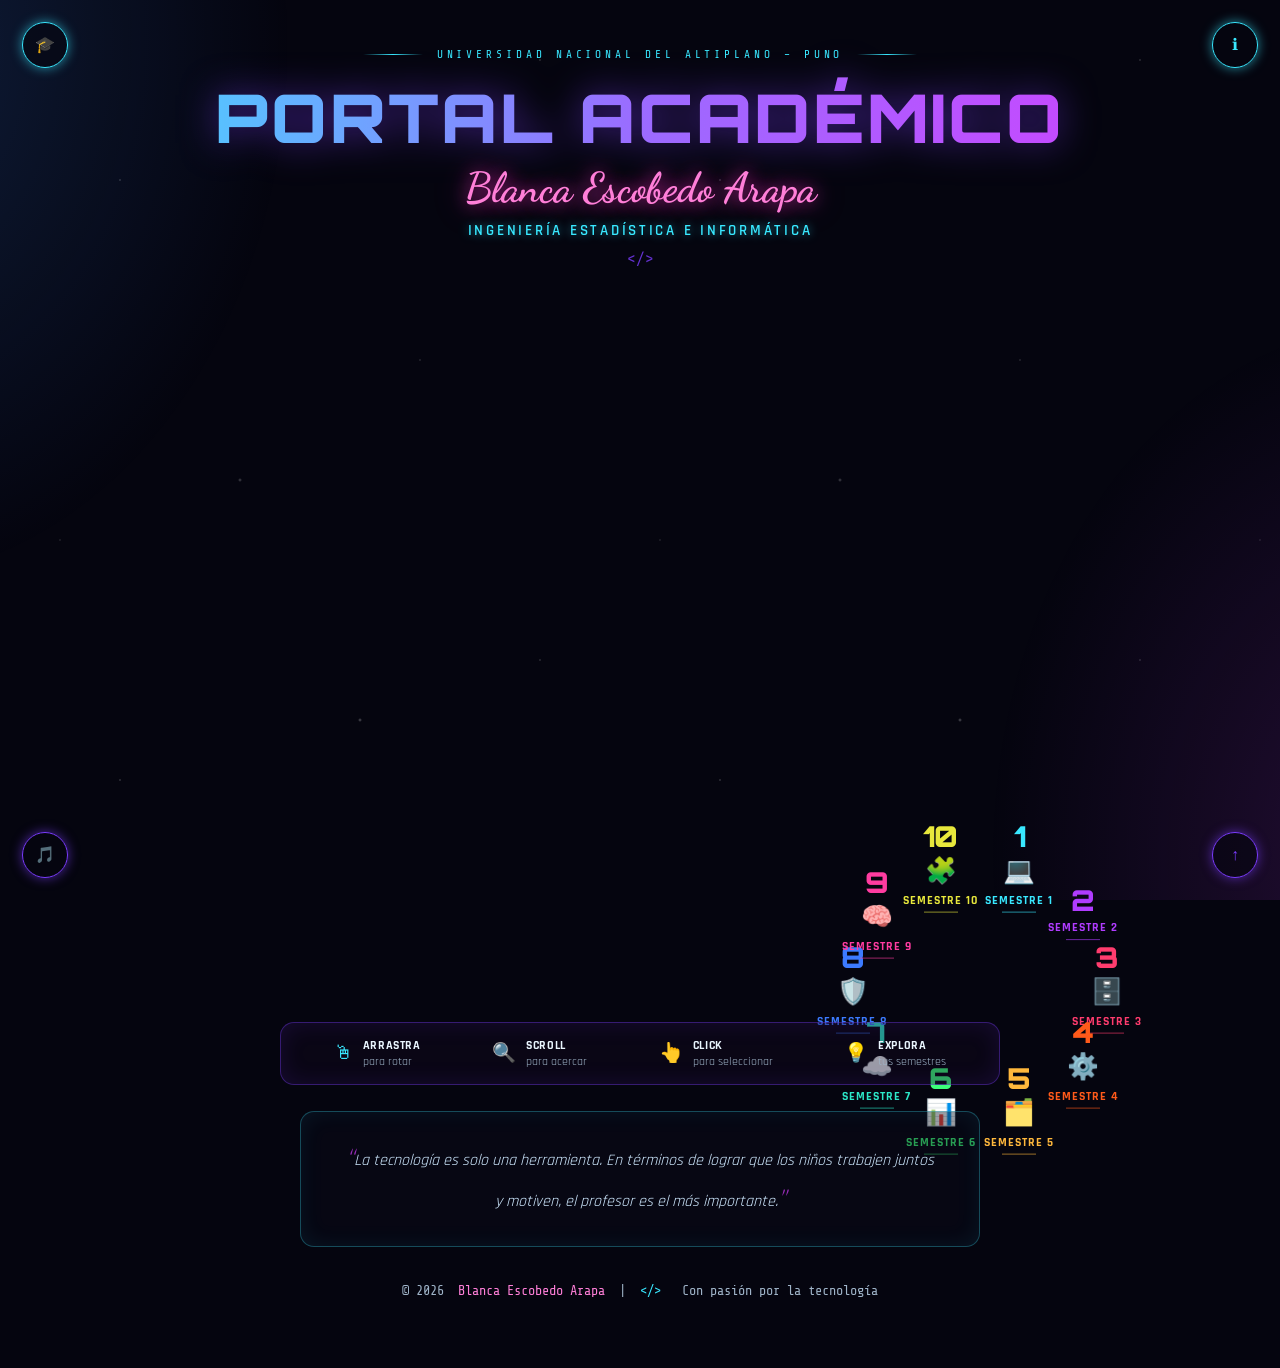
<file: index.html>
<!DOCTYPE html>
<html lang="es">
<head>
<meta charset="UTF-8">
<meta name="viewport" content="width=device-width, initial-scale=1.0">
<title>Portal Académico · Blanca Escobedo Arapa</title>
<link rel="preconnect" href="https://fonts.googleapis.com">
<link rel="preconnect" href="https://fonts.gstatic.com" crossorigin>
<link href="https://fonts.googleapis.com/css2?family=Orbitron:wght@500;700;900&family=Dancing+Script:wght@600;700&family=Rajdhani:wght@400;500;600;700&family=Share+Tech+Mono&display=swap" rel="stylesheet">
<style>
  :root{
    --bg:#05050f;
    --cyan:#39e8ff;
    --magenta:#d63cff;
    --violet:#7b3cff;
    --pink:#ff3c8c;
    --orange:#ff7a1a;
    --yellow:#ffd23c;
    --green:#3cff7a;
    --teal:#2ce8c8;
    --blue:#3c7bff;
    --red:#ff3c3c;
    --gold:#ffb83c;
    --rose:#ff3ca0;
    --text:#eaf6ff;
    --muted:#9fb4c8;
  }
  *{box-sizing:border-box;}
  html,body{margin:0;padding:0;background:var(--bg);color:var(--text);font-family:'Rajdhani',sans-serif;overflow-x:hidden;}

  .stars, .stars2{
    position:fixed; inset:0; z-index:0; pointer-events:none;
    background-image:
      radial-gradient(1px 1px at 20% 30%, #fff8, transparent),
      radial-gradient(1px 1px at 70% 60%, #fff6, transparent),
      radial-gradient(2px 2px at 40% 80%, #fff5, transparent),
      radial-gradient(1px 1px at 90% 10%, #fff7, transparent),
      radial-gradient(1px 1px at 10% 90%, #fff5, transparent),
      radial-gradient(2px 2px at 60% 20%, #fff6, transparent);
    background-size: 600px 600px;
    animation: drift 90s linear infinite;
    opacity:.8;
  }
  @keyframes drift{ from{background-position:0 0;} to{background-position:600px 1200px;} }

  .nebula{
    position:fixed; inset:0; z-index:0; pointer-events:none;
    background:
      radial-gradient(ellipse 700px 900px at -10% 5%, rgba(60,140,255,0.18), transparent 60%),
      radial-gradient(ellipse 700px 900px at 110% 95%, rgba(200,60,255,0.16), transparent 60%);
  }

  header{ position:relative; z-index:2; text-align:center; padding:48px 20px 10px; }
  .topicon{
    position:fixed; top:22px; width:46px; height:46px; border:1px solid var(--cyan);
    border-radius:50%; display:flex; align-items:center; justify-content:center;
    color:var(--cyan); box-shadow:0 0 12px rgba(57,232,255,.6); z-index:5; background:rgba(5,5,15,.6);
    cursor:pointer; transition:transform .25s ease, box-shadow .25s ease;
  }
  .topicon:hover{ transform:scale(1.1); box-shadow:0 0 22px rgba(57,232,255,.9); }
  .topicon.left{ left:22px; }
  .topicon.right{ right:22px; }

  .eyebrow{
    font-family:'Share Tech Mono', monospace; letter-spacing:.35em; font-size:.7rem;
    color:var(--cyan); text-transform:uppercase; display:flex; align-items:center; justify-content:center; gap:14px;
  }
  .eyebrow .line{ width:60px; height:1px; background:linear-gradient(90deg,transparent,var(--cyan),transparent); }

  h1.title{
    font-family:'Orbitron', sans-serif; font-weight:900; font-size:clamp(2.2rem, 7vw, 4.2rem);
    margin:14px 0 4px; letter-spacing:.04em;
    background:linear-gradient(90deg, var(--cyan), #9b6bff, var(--magenta));
    -webkit-background-clip:text; background-clip:text; color:transparent;
    filter:drop-shadow(0 0 18px rgba(123,60,255,.55));
  }
  .name{
    font-family:'Dancing Script', cursive; font-weight:700; font-size:clamp(1.6rem, 5vw, 2.6rem);
    color:#ff7fd8; text-shadow:0 0 18px rgba(255,60,200,.7), 0 0 36px rgba(255,60,200,.4);
    margin:0 0 8px;
  }
  .subtitle{
    font-family:'Rajdhani',sans-serif; letter-spacing:.18em; font-size:.95rem; font-weight:600;
    color:var(--cyan); text-transform:uppercase; text-shadow:0 0 10px rgba(57,232,255,.6);
  }
  .codeTag{ margin-top:10px; color:var(--violet); opacity:.8; font-family:'Share Tech Mono',monospace; }

  /* WHEEL */
  .wheel-wrap{
    position:relative; z-index:2; max-width:760px; margin:30px auto 10px; padding:0 20px;
    display:flex; align-items:center; justify-content:center;
  }
  .wheel-stage{
    position:relative; width:min(92vw, 680px); height:min(92vw, 680px); user-select:none;
  }
  .wheel{
    position:absolute; inset:0; transition:transform .6s cubic-bezier(.2,.7,.2,1);
    cursor:grab;
  }
  .wheel.dragging{ cursor:grabbing; transition:none; }

  .petal{
    position:absolute; left:50%; top:50%; width:50%; height:50%;
    transform-origin:0% 0%;
  }
  .petal svg{ display:block; overflow:visible; }
  .petal-content{
    position:absolute; pointer-events:none; text-align:center; width:140px;
    left:0; top:0; transform: translate(-50%,-50%);
  }
  .petal-num{ font-family:'Orbitron',sans-serif; font-weight:900; font-size:1.8rem; line-height:1; }
  .petal-icon{ font-size:1.6rem; margin:4px 0; }
  .petal-label{ font-family:'Rajdhani',sans-serif; font-weight:700; letter-spacing:.08em; font-size:.78rem; text-transform:uppercase; }
  .petal-rule{ width:34px; height:1px; background:currentColor; opacity:.6; margin:4px auto 0; }

  .petal-piece{ cursor:pointer; transition: filter .2s ease; }
  .petal-piece:hover{ filter: brightness(1.3) drop-shadow(0 0 14px currentColor); }
  .petal.selected .petal-piece{ filter: brightness(1.5) drop-shadow(0 0 22px currentColor); }

  .hub{
    position:absolute; left:50%; top:50%; transform:translate(-50%,-50%);
    width:30%; height:30%; border-radius:50%;
    background:radial-gradient(circle, #0a0a1c 0%, #05050f 70%);
    border:1px solid rgba(57,232,255,.4);
    display:flex; flex-direction:column; align-items:center; justify-content:center; gap:6px;
    color:var(--cyan); z-index:3; pointer-events:none;
    box-shadow:0 0 30px rgba(57,232,255,.15) inset;
  }
  .hub-icon{ font-size:1.7rem; animation: spin360 7s linear infinite; }
  @keyframes spin360{ from{transform:rotate(0)} to{transform:rotate(360deg)} }
  .hub-text{ font-family:'Rajdhani',sans-serif; font-weight:700; letter-spacing:.12em; font-size:.68rem; text-align:center; }

  .ring{
    position:absolute; inset:-2%; border-radius:50%; border:1px dashed rgba(123,60,255,.25);
    pointer-events:none;
  }

  /* LEGEND */
  .legend{
    position:relative; z-index:2; max-width:720px; margin:34px auto 0; padding:14px 26px;
    border:1px solid rgba(123,60,255,.4); border-radius:14px; background:rgba(20,10,35,.35);
    display:flex; justify-content:space-around; flex-wrap:wrap; gap:18px;
    box-shadow:0 0 24px rgba(123,60,255,.12) inset;
  }
  .legend-item{ display:flex; align-items:center; gap:10px; font-size:.82rem; }
  .legend-item .ico{ font-size:1.2rem; color:var(--cyan); }
  .legend-item b{ display:block; font-family:'Rajdhani',sans-serif; font-weight:700; letter-spacing:.05em; text-transform:uppercase; font-size:.78rem; }
  .legend-item span.sub{ color:var(--muted); font-size:.75rem; }

  /* QUOTE */
  .quote{
    position:relative; z-index:2; max-width:680px; margin:26px auto 0; padding:26px 40px;
    border:1px solid rgba(57,232,255,.3); border-radius:14px; background:rgba(10,10,25,.4);
    text-align:center; font-style:italic; color:#cfe9ff; font-size:1rem; line-height:1.6;
    box-shadow:0 0 24px rgba(57,232,255,.08) inset;
  }
  .quote .q{ color:var(--magenta); font-size:1.6rem; opacity:.7; }

  footer{
    position:relative; z-index:2; text-align:center; padding:36px 20px 70px; color:var(--muted);
    font-size:.85rem; font-family:'Share Tech Mono',monospace;
  }
  footer .pink{ color:#ff7fd8; }
  footer .cy{ color:var(--cyan); }

  .botfix{
    position:fixed; bottom:22px; width:46px; height:46px; border:1px solid var(--violet);
    border-radius:50%; display:flex; align-items:center; justify-content:center;
    color:var(--violet); box-shadow:0 0 12px rgba(123,60,255,.6); z-index:5; background:rgba(5,5,15,.6);
    cursor:pointer; transition:transform .25s ease;
  }
  .botfix:hover{ transform:scale(1.1) translateY(-2px); }
  .botfix.left{ left:22px; }
  .botfix.right{ right:22px; }

  /* MODAL */
  .modal-bg{
    position:fixed; inset:0; background:rgba(2,2,8,.78); backdrop-filter:blur(4px);
    z-index:50; display:none; align-items:center; justify-content:center; padding:24px;
  }
  .modal-bg.show{ display:flex; }
  .modal{
    width:min(560px, 92vw); max-height:80vh; overflow-y:auto;
    background:linear-gradient(160deg, rgba(15,10,30,.95), rgba(5,5,15,.97));
    border-radius:18px; padding:34px 30px; position:relative;
    border:1px solid var(--mc, #39e8ff); box-shadow:0 0 50px var(--mc, rgba(57,232,255,.5));
  }
  .modal h2{ font-family:'Orbitron',sans-serif; margin:0 0 4px; font-size:1.5rem; color:var(--mc,#39e8ff); }
  .modal .sem-eyebrow{ font-family:'Share Tech Mono',monospace; letter-spacing:.2em; font-size:.75rem; color:var(--muted); text-transform:uppercase; margin-bottom:16px; }
  .modal ul{ margin:0; padding-left:20px; line-height:1.9; }
  .modal li{ margin-bottom:4px; }
  .modal-close{
    position:absolute; top:16px; right:18px; width:32px; height:32px; border-radius:50%;
    border:1px solid var(--mc,#39e8ff); color:var(--mc,#39e8ff); background:transparent;
    cursor:pointer; font-size:1rem; line-height:1; display:flex; align-items:center; justify-content:center;
  }
  .modal-close:hover{ background:var(--mc,#39e8ff); color:#000; }

  @media (prefers-reduced-motion: reduce){
    .wheel{ transition:none; }
    .hub-icon{ animation:none; }
    .stars{ animation:none; }
  }

  @media (max-width:480px){
    .topicon, .botfix{ width:38px; height:38px; }
    .legend{ padding:14px 16px; gap:14px 22px; }
  }
</style>
</head>
<body>

<div class="stars"></div>
<div class="nebula"></div>

<div class="topicon left" id="capIcon" title="Acerca de la carrera">🎓</div>
<div class="topicon right" id="infoIcon" title="Información">ℹ</div>

<header>
  <div class="eyebrow"><span class="line"></span> UNIVERSIDAD NACIONAL DEL ALTIPLANO – PUNO <span class="line"></span></div>
  <h1 class="title">PORTAL ACADÉMICO</h1>
  <div class="name">Blanca Escobedo Arapa</div>
  <div class="subtitle">Ingeniería Estadística e Informática</div>
  <div class="codeTag">&lt;/&gt;</div>
</header>

<div class="wheel-wrap">
  <div class="wheel-stage" id="stage">
    <div class="wheel" id="wheel"></div>
    
  </div>
</div>

<div class="legend">
  <div class="legend-item"><span class="ico">🖱</span><div><b>Arrastra</b><span class="sub">para rotar</span></div></div>
  <div class="legend-item"><span class="ico">🔍</span><div><b>Scroll</b><span class="sub">para acercar</span></div></div>
  <div class="legend-item"><span class="ico">👆</span><div><b>Click</b><span class="sub">para seleccionar</span></div></div>
  <div class="legend-item"><span class="ico">💡</span><div><b>Explora</b><span class="sub">tus semestres</span></div></div>
</div>

<div class="quote">
  <span class="q">“</span>La tecnología es solo una herramienta. En términos de lograr que los niños trabajen juntos y motiven, el profesor es el más importante.<span class="q">”</span>
</div>

<footer>
  © 2026 &nbsp;<span class="pink">Blanca Escobedo Arapa</span> &nbsp;|&nbsp; <span class="cy">&lt;/&gt;</span> &nbsp; Con pasión por la tecnología
</footer>

<div class="botfix left" id="musicIcon" title="Música">🎵</div>
<div class="botfix right" id="topBtn" title="Subir">↑</div>

<script>
/* ---------- DATA ---------- */
const semesters = [
  { n:1, label:'Semestre 1', color:'#39e8ff', icon:'💻',
    courses:['Matemática Básica','Lenguaje y Comunicación','Introducción a la Computación','Metodología del Estudio Universitario','Realidad Nacional'] },
  { n:2, label:'Semestre 2', color:'#b03cff', icon:'</>',
    courses:['Álgebra Lineal','Programación I','Física I','Estadística Descriptiva','Filosofía y Ética'] },
  { n:3, label:'Semestre 3', color:'#ff3c6e', icon:'🗄️',
    courses:['Programación II','Cálculo II','Base de Datos I','Probabilidades','Investigación de Operaciones I'] },
  { n:4, label:'Semestre 4', color:'#ff5a1a', icon:'⚙️',
    courses:['Estructura de Datos','Base de Datos II','Inferencia Estadística','Diseño de Sistemas','Investigación de Operaciones II'] },
  { n:5, label:'Semestre 5', color:'#ffb83c', icon:'🗂️',
    courses:['Ingeniería de Software I','Diseño Experimental','Análisis de Series de Tiempo','Sistemas Operativos','Redes de Computadoras'] },
  { n:6, label:'Semestre 6', color:'#3cff7a', icon:'📊',
    courses:['Ingeniería de Software II','Muestreo Estadístico','Minería de Datos','Programación Web','Análisis Multivariado'] },
  { n:7, label:'Semestre 7', color:'#2ce8c8', icon:'☁️',
    courses:['Inteligencia Artificial','Computación en la Nube','Control Estadístico de Calidad','Sistemas Distribuidos','Gestión de Proyectos TI'] },
  { n:8, label:'Semestre 8', color:'#3c7bff', icon:'🛡️',
    courses:['Seguridad Informática','Machine Learning','Econometría','Auditoría de Sistemas','Formulación de Proyectos'] },
  { n:9, label:'Semestre 9', color:'#ff3ca0', icon:'🧠',
    courses:['Deep Learning','Big Data','Seminario de Tesis I','Pasantía Pre-Profesional','Ética Profesional'] },
  { n:10, label:'Semestre 10', color:'#e8e83c', icon:'🧩',
    courses:['Seminario de Tesis II','Sistemas Embebidos','Innovación y Emprendimiento TI','Sustentación de Tesis','Examen de Suficiencia'] },
];

/* ---------- BUILD WHEEL ---------- */
const wheel = document.getElementById('wheel');
const N = semesters.length;
const cx = 0, cy = 0;

function polar(cxp, cyp, r, angleDeg){
  const a = (angleDeg - 90) * Math.PI/180;
  return [cxp + r*Math.cos(a), cyp + r*Math.sin(a)];
}

semesters.forEach((s, i)=>{
  const startAngle = (360/N)*i;
  const endAngle = startAngle + (360/N);
  const midAngle = (startAngle+endAngle)/2;

  const petal = document.createElement('div');
  petal.className = 'petal';
  petal.dataset.index = i;

  // build an SVG covering full stage, but only this wedge drawn, positioned absolute full size
  const svgNS = "http://www.w3.org/2000/svg";
  const size = 680; // matches stage max
  const svg = document.createElementNS(svgNS,'svg');
  svg.setAttribute('viewBox', `${-size/2} ${-size/2} ${size} ${size}`);
  svg.setAttribute('width', '100%');
  svg.setAttribute('height', '100%');
  svg.style.position='absolute';
  svg.style.left='-100%';
  svg.style.top='-100%';
  svg.style.width='200%';
  svg.style.height='200%';
  svg.style.overflow='visible';

  const scale = size/2/360 * 360; // just keep R within size/2
  const rOut = size*0.49;
  const rIn = size*0.05;
  const notch = size*0.025;

  const [x1,y1] = polar(0,0,rOut,startAngle);
  const [x2,y2] = polar(0,0,rOut,endAngle);
  const [xi1,yi1] = polar(0,0,rIn,startAngle);
  const [xi2,yi2] = polar(0,0,rIn,endAngle);
  const [mxOut,myOut] = polar(0,0,rOut+notch*1.4, midAngle);
  const [mxIn,myIn] = polar(0,0,rIn-notch*1.2, midAngle);

  const largeArc = 0;
  const path = document.createElementNS(svgNS,'path');
  const d = `
    M ${xi1} ${yi1}
    L ${x1} ${y1}
    A ${rOut} ${rOut} 0 ${largeArc} 1 ${mxOut} ${myOut}
    A ${rOut} ${rOut} 0 ${largeArc} 1 ${x2} ${y2}
    L ${xi2} ${yi2}
    A ${rIn} ${rIn} 0 ${largeArc} 0 ${mxIn} ${myIn}
    A ${rIn} ${rIn} 0 ${largeArc} 0 ${xi1} ${yi1}
    Z
  `;
  path.setAttribute('d', d.trim().replace(/\s+/g,' '));
  path.setAttribute('fill', s.color+'22');
  path.setAttribute('stroke', s.color);
  path.setAttribute('stroke-width', '2.2');
  path.style.filter = `drop-shadow(0 0 8px ${s.color})`;
  path.classList.add('petal-piece');
  path.style.color = s.color;
  path.style.transformOrigin = '0 0';

  svg.appendChild(path);
  petal.appendChild(svg);

  // content positioned at mid radius
  const [tx,ty] = polar(0,0,(rOut+rIn)/2*0.62 + size*0.02, midAngle);
  const content = document.createElement('div');
  content.className = 'petal-content';
  content.style.left = (size/2 + tx) + 'px';
  content.style.top = (size/2 + ty) + 'px';
  content.style.color = s.color;
  content.innerHTML = `
    <div class="petal-num">${s.n}</div>
    <div class="petal-icon">${s.icon}</div>
    <div class="petal-label">${s.label.toUpperCase()}</div>
    <div class="petal-rule"></div>
  `;
  // re-wrap svg+content with proper offset container
  const wrapper = document.createElement('div');
  wrapper.style.position='absolute';
  wrapper.style.left='50%';
  wrapper.style.top='50%';
  wrapper.style.width='0';
  wrapper.style.height='0';
  wrapper.appendChild(svg);
  wrapper.appendChild(content);
  petal.innerHTML='';
  petal.appendChild(wrapper);
  petal.style.left='0'; petal.style.top='0'; petal.style.width='100%'; petal.style.height='100%';

  petal.addEventListener('click', (e)=>{
    if(rotationDragged) return;
    window.location.href = `semestre${s.n}/`;
});

  wheel.appendChild(petal);
});

/* ---------- DRAG ROTATE ---------- */


/* scroll to zoom (scale stage) */
let scaleVal = 1;
stage.addEventListener('wheel', (e)=>{
  e.preventDefault();
  scaleVal += (e.deltaY < 0 ? 0.06 : -0.06);
  scaleVal = Math.min(1.3, Math.max(0.7, scaleVal));
  stage.style.transform = `scale(${scaleVal})`;
}, {passive:false});

/* counter-rotate petal content so text/icons stay upright */
const origSetTransform = ()=>{
  document.querySelectorAll('.petal-content').forEach(c=>{
    c.style.transform = `translate(-50%,-50%) rotate(${-rotation}deg)`;
  });
};


/* top icons */
document.getElementById('topBtn').addEventListener('click', ()=> window.scrollTo({top:0, behavior:'smooth'}));
document.getElementById('infoIcon').addEventListener('click', ()=>{
  alert('Portal Académico de Blanca Escobedo Arapa\nIngeniería Estadística e Informática\nUniversidad Nacional del Altiplano – Puno');
});
document.getElementById('capIcon').addEventListener('click', ()=>{
  alert('Ingeniería Estadística e Informática combina estadística, programación y análisis de datos para resolver problemas reales con tecnología.');
});
document.getElementById('musicIcon').addEventListener('click', (e)=>{
  e.currentTarget.style.color = e.currentTarget.style.color === 'var(--cyan)' ? 'var(--violet)' : 'var(--cyan)';
});
</script>
</body>
</html>
</file>
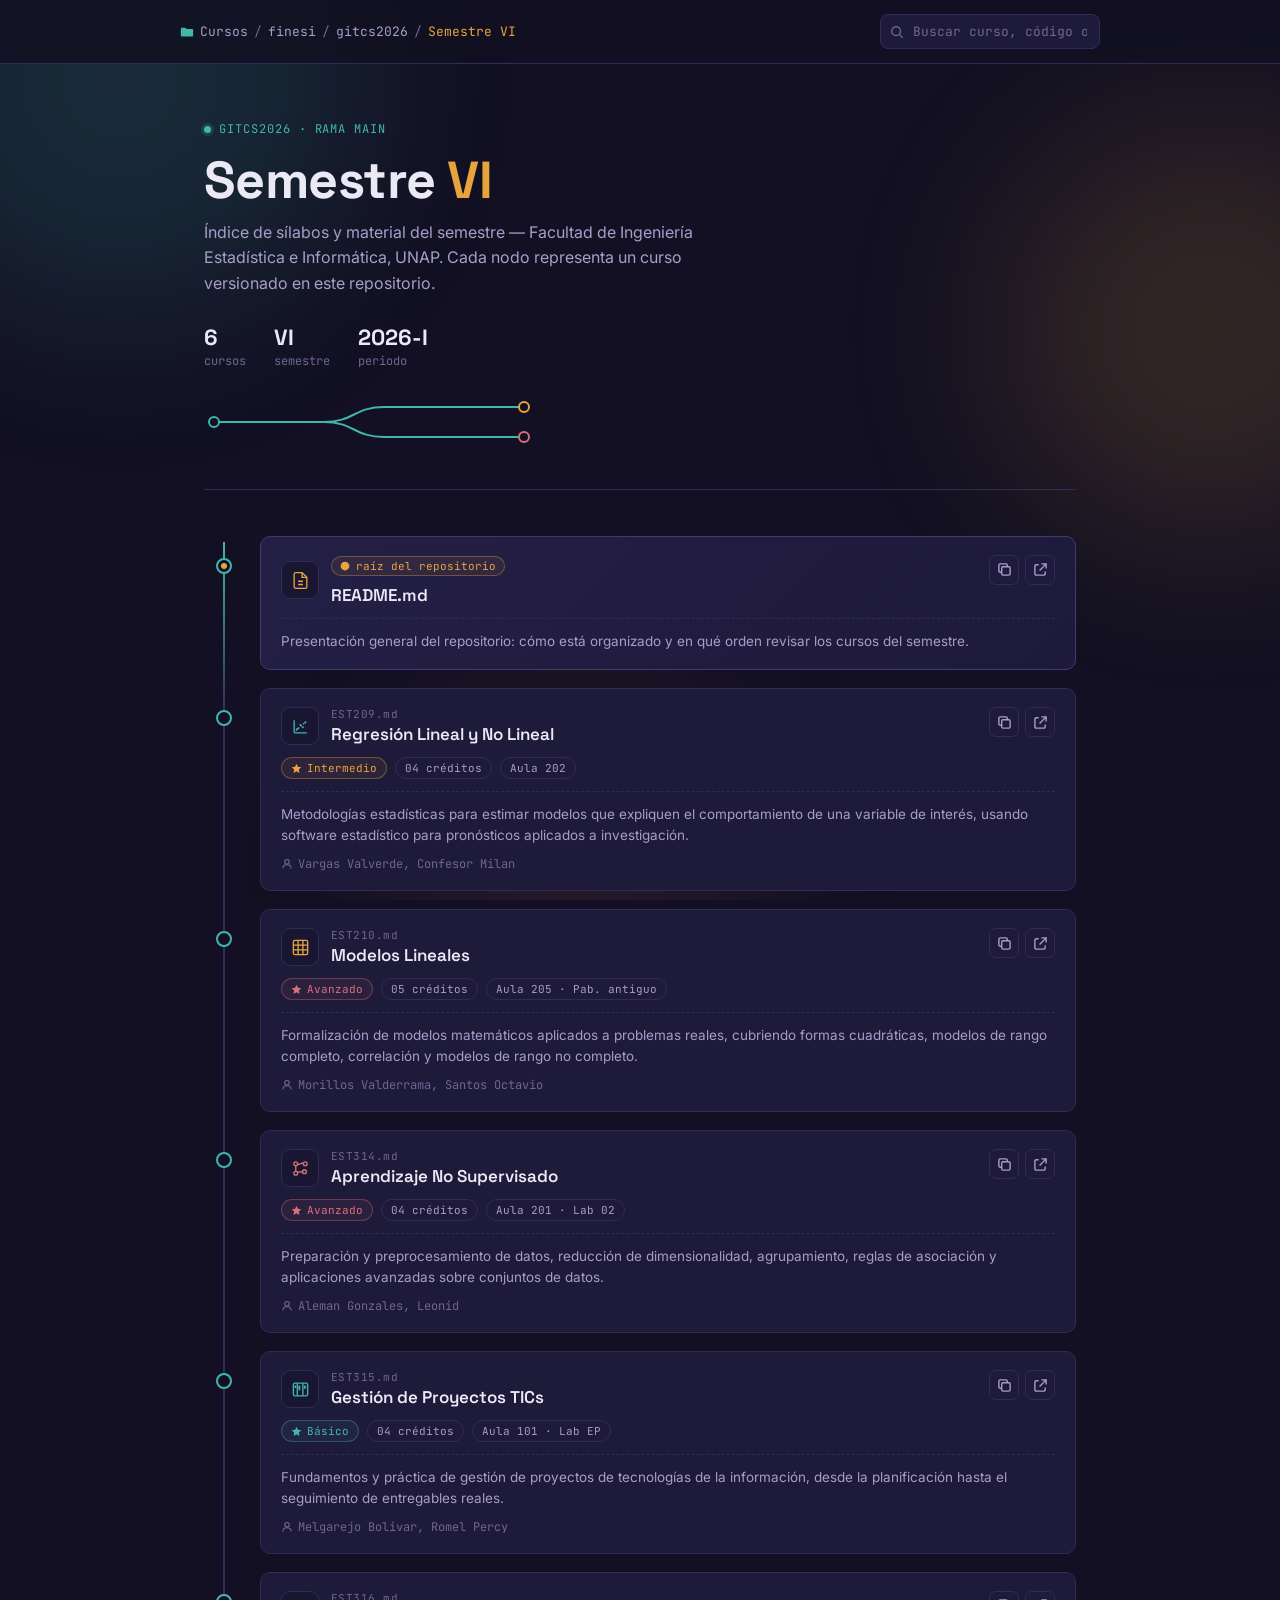
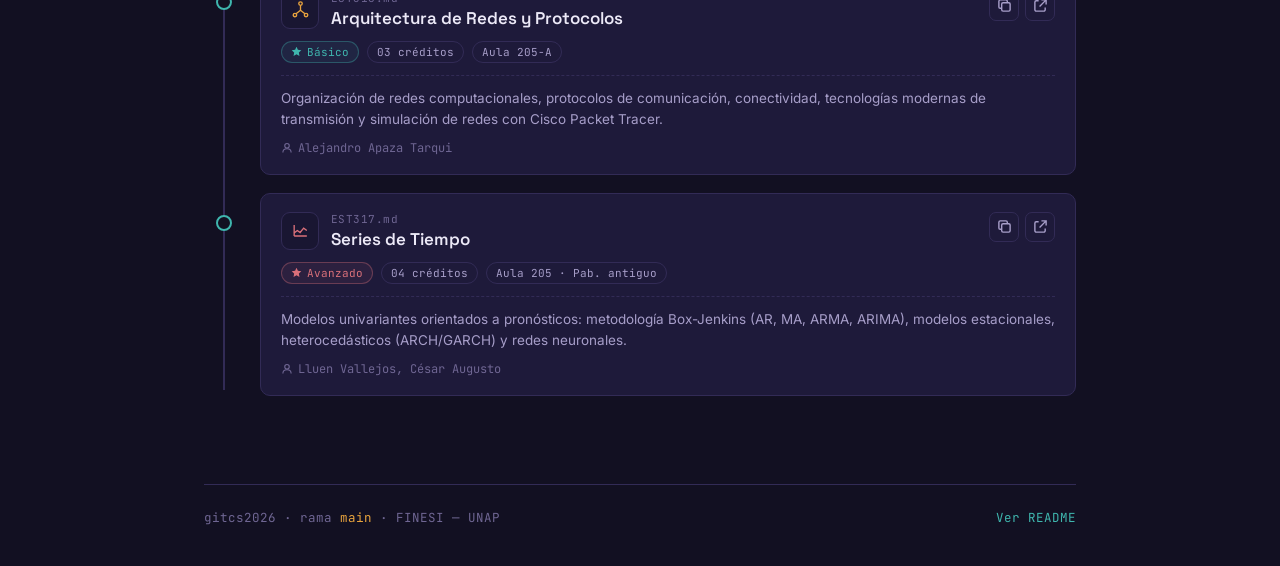
<file: finesi/gitcs2026/index.html>
<!DOCTYPE html>
<html lang="es">
<head>
<meta charset="UTF-8">
<meta name="viewport" content="width=device-width, initial-scale=1.0">
<title>Semestre VI · gitcs2026</title>
<meta name="description" content="Índice de cursos — Semestre VI, FINESI UNAP">

<link rel="preconnect" href="https://fonts.googleapis.com">
<link rel="preconnect" href="https://fonts.gstatic.com" crossorigin>
<link href="https://fonts.googleapis.com/css2?family=Space+Grotesk:wght@500;600;700&family=Inter:wght@400;500;600&family=JetBrains+Mono:wght@400;500&display=swap" rel="stylesheet">

<style>
  /* ============ TOKENS ============ */
  :root{
    --bg:        #121022;
    --bg-alt:    #191632;
    --surface:   #1e1a3a;
    --surface-hi:#241f45;
    --border:    #322b56;
    --border-hi: #423a72;
    --text:      #ECE9F7;
    --text-dim:  #A79EC9;
    --text-faint:#6f6693;
    --gold:      #E8A33D;
    --teal:      #3FB6AE;
    --rose:      #D9707A;

    --font-display: 'Space Grotesk', sans-serif;
    --font-body:    'Inter', sans-serif;
    --font-mono:    'JetBrains Mono', monospace;

    --radius: 10px;
  }

  *{ box-sizing:border-box; }
  html{ scroll-behavior:smooth; }
  body{
    margin:0;
    background: var(--bg);
    color:var(--text);
    font-family:var(--font-body);
    -webkit-font-smoothing:antialiased;
    min-height:100vh;
    overflow-x:hidden;
  }
  ::selection{ background:var(--teal); color:#0d1220; }
  a{ color:inherit; text-decoration:none; }
  :focus-visible{ outline:2px solid var(--teal); outline-offset:3px; border-radius:4px; }

  .wrap{ max-width:920px; margin:0 auto; padding:0 24px; position:relative; }

  /* ============ AURORA (efecto de luz ambiental) ============ */
  .aurora{
    position:fixed; inset:0; z-index:0; pointer-events:none; overflow:hidden;
  }
  .aurora span{
    position:absolute; border-radius:50%; filter:blur(90px);
    opacity:.16; will-change:transform;
  }
  .aurora .a1{ width:480px; height:480px; background:var(--teal); top:-160px; left:-120px; animation:drift1 16s ease-in-out infinite alternate; }
  .aurora .a2{ width:420px; height:420px; background:var(--gold); top:120px; right:-140px; animation:drift2 19s ease-in-out infinite alternate; }
  .aurora .a3{ width:380px; height:380px; background:var(--rose); bottom:-160px; left:30%; animation:drift3 22s ease-in-out infinite alternate; opacity:.10; }
  @keyframes drift1{ from{ transform:translate(0,0); } to{ transform:translate(60px,50px); } }
  @keyframes drift2{ from{ transform:translate(0,0); } to{ transform:translate(-50px,60px); } }
  @keyframes drift3{ from{ transform:translate(0,0) scale(1); } to{ transform:translate(40px,-30px) scale(1.08); } }

  body > *{ position:relative; z-index:1; }

  /* ============ TOP NAV ============ */
  .topnav{
    position:sticky; top:0; z-index:20;
    backdrop-filter:blur(10px);
    background:rgba(18,16,34,0.82);
    border-bottom:1px solid var(--border);
  }
  .topnav-inner{
    display:flex; align-items:center; justify-content:space-between;
    gap:16px; padding:14px 0;
  }
  .crumbs{
    font-family:var(--font-mono);
    font-size:13px;
    color:var(--text-dim);
    display:flex; align-items:center; gap:6px;
    flex-wrap:wrap; min-width:0;
  }
  .crumbs .sep{ color:var(--text-faint); }
  .crumbs .here{ color:var(--gold); }
  .crumbs svg{ width:14px; height:14px; vertical-align:-2px; color:var(--teal); flex-shrink:0; }

  .search{ position:relative; width:220px; flex-shrink:0; }
  .search input{
    width:100%;
    background:var(--surface);
    border:1px solid var(--border);
    color:var(--text);
    font-family:var(--font-mono);
    font-size:13px;
    padding:8px 12px 8px 32px;
    border-radius:8px;
    transition:border-color .15s ease, background .15s ease;
  }
  .search input:focus{ border-color:var(--teal); background:var(--surface-hi); }
  .search input::placeholder{ color:var(--text-faint); }
  .search svg{
    position:absolute; left:10px; top:50%; transform:translateY(-50%);
    width:14px; height:14px; color:var(--text-faint); pointer-events:none;
  }

  /* ============ HERO ============ */
  .hero{ padding:56px 0 40px; border-bottom:1px solid var(--border); }
  .hero .eyebrow{
    font-family:var(--font-mono); font-size:12px; letter-spacing:.08em;
    color:var(--teal); text-transform:uppercase; margin:0 0 14px;
    display:flex; align-items:center; gap:8px;
  }
  .hero .eyebrow .dot{
    width:7px; height:7px; border-radius:50%; background:var(--teal);
    box-shadow:0 0 0 3px rgba(63,182,174,0.18);
    animation:pulse 2.4s ease-in-out infinite;
  }
  @keyframes pulse{ 0%,100%{ box-shadow:0 0 0 3px rgba(63,182,174,0.18);} 50%{ box-shadow:0 0 0 6px rgba(63,182,174,0.06);} }
  .hero h1{
    font-family:var(--font-display); font-weight:700;
    font-size:clamp(32px,6vw,52px); line-height:1.05; margin:0 0 12px;
    letter-spacing:-.01em;
  }
  .hero h1 span{ color:var(--gold); }
  .hero p{
    color:var(--text-dim); font-size:16px; line-height:1.6; margin:0 0 26px;
    max-width:56ch;
  }
  .stats{ display:flex; gap:28px; flex-wrap:wrap; }
  .stat{ display:flex; flex-direction:column; gap:2px; }
  .stat b{ font-family:var(--font-display); font-size:22px; }
  .stat span{ font-size:12px; color:var(--text-faint); font-family:var(--font-mono); }

  .graph{ margin-top:30px; width:100%; max-width:420px; height:46px; }
  .graph path{
    fill:none; stroke:var(--teal); stroke-width:2;
    stroke-linecap:round;
    stroke-dasharray:600; stroke-dashoffset:600;
    animation:draw 1.4s ease forwards .2s;
  }
  .graph circle{ fill:var(--bg); stroke-width:2; opacity:0; animation:pop .4s ease forwards; }
  .graph .c1{ stroke:var(--teal); animation-delay:.3s; }
  .graph .c2{ stroke:var(--gold); animation-delay:.75s; }
  .graph .c3{ stroke:var(--rose); animation-delay:1.15s; }
  @keyframes draw{ to{ stroke-dashoffset:0; } }
  @keyframes pop{ from{ opacity:0; transform:scale(.4); } to{ opacity:1; transform:scale(1); } }

  /* ============ TIMELINE ============ */
  main{ padding:46px 0 30px; }
  .timeline{ position:relative; }
  .timeline::before{
    content:"";
    position:absolute; left:19px; top:6px; bottom:6px;
    width:2px;
    background:linear-gradient(to bottom, var(--teal), var(--border) 12%, var(--border) 88%, var(--border));
  }

  .node-root{ position:relative; padding-left:56px; margin-bottom:34px; }
  .node-root .dot{
    position:absolute; left:11px; top:4px;
    width:18px; height:18px; border-radius:50%;
    background:var(--bg); border:2px solid var(--gold);
    display:flex; align-items:center; justify-content:center;
  }
  .node-root .dot::after{ content:""; width:6px; height:6px; border-radius:50%; background:var(--gold); }
  .node-root .card{
    border-color:var(--border-hi);
    background:linear-gradient(135deg, var(--surface-hi), var(--surface));
  }
  .tag-root{
    display:inline-flex; align-items:center; gap:6px;
    font-family:var(--font-mono); font-size:11px; color:var(--gold);
    border:1px solid rgba(232,163,61,.35); background:rgba(232,163,61,.08);
    padding:2px 8px; border-radius:20px; margin-bottom:8px;
  }

  .course{ position:relative; padding-left:56px; margin-bottom:18px; }
  .course .dot{
    position:absolute; left:12px; top:22px;
    width:16px; height:16px; border-radius:50%;
    background:var(--bg); border:2px solid var(--teal);
    transition:transform .18s ease, border-color .18s ease;
  }
  .course:hover .dot{ transform:scale(1.15); border-color:var(--gold); }

  /* ---- card + spotlight de cursor ---- */
  .card{
    position:relative;
    background:var(--surface);
    border:1px solid var(--border);
    border-radius:var(--radius);
    padding:18px 20px;
    overflow:hidden;
    transition:border-color .18s ease, background .18s ease, transform .18s ease;
  }
  .card::before{
    content:"";
    position:absolute; inset:0; border-radius:inherit; pointer-events:none;
    background:radial-gradient(240px circle at var(--mx,50%) var(--my,0%), rgba(63,182,174,.14), transparent 65%);
    opacity:0; transition:opacity .3s ease; z-index:0;
  }
  .card:hover::before{ opacity:1; }
  .card > *{ position:relative; z-index:1; }
  .course:hover .card{ border-color:var(--border-hi); background:var(--surface-hi); transform:translateX(2px); }

  .card-top{ display:flex; align-items:flex-start; justify-content:space-between; gap:14px; flex-wrap:wrap; }
  .card-head{ display:flex; align-items:center; gap:12px; min-width:0; }
  .file-icon{
    flex-shrink:0; width:38px; height:38px; border-radius:9px;
    background:var(--bg-alt); border:1px solid var(--border);
    display:flex; align-items:center; justify-content:center;
    color:var(--icon-color, var(--teal));
    box-shadow:0 0 0 0 rgba(0,0,0,0);
    transition:box-shadow .2s ease;
  }
  .course:hover .file-icon{ box-shadow:0 0 0 4px color-mix(in srgb, var(--icon-color, var(--teal)) 14%, transparent); }
  .file-icon svg{ width:19px; height:19px; }

  .card-title{ min-width:0; }
  .card-title .code{
    font-family:var(--font-mono); font-size:11px; color:var(--text-faint);
    letter-spacing:.04em; display:block; margin-bottom:2px;
  }
  .card-title h3{
    font-family:var(--font-display); font-size:17px; font-weight:600;
    margin:0; color:var(--text); overflow:hidden; text-overflow:ellipsis; white-space:nowrap;
  }

  .card-actions{ display:flex; align-items:center; gap:6px; flex-shrink:0; }
  .icon-btn{
    width:30px; height:30px; border-radius:7px;
    border:1px solid var(--border); background:transparent;
    color:var(--text-dim); display:flex; align-items:center; justify-content:center;
    cursor:pointer; transition:border-color .15s, color .15s, background .15s;
  }
  .icon-btn:hover{ border-color:var(--teal); color:var(--teal); background:rgba(63,182,174,0.08); }
  .icon-btn svg{ width:15px; height:15px; }
  .icon-btn.copied{ border-color:var(--gold); color:var(--gold); }

  /* meta row: nivel, créditos, docente, aula */
  .meta-row{
    display:flex; align-items:center; gap:8px; flex-wrap:wrap;
    margin-top:12px;
  }
  .badge{
    display:inline-flex; align-items:center; gap:5px;
    font-family:var(--font-mono); font-size:11px;
    padding:3px 9px; border-radius:20px; border:1px solid;
    white-space:nowrap;
  }
  .badge svg{ width:11px; height:11px; }
  .badge.nivel-básico{     color:var(--teal); border-color:rgba(63,182,174,.35); background:rgba(63,182,174,.08); }
  .badge.nivel-intermedio{ color:var(--gold); border-color:rgba(232,163,61,.35); background:rgba(232,163,61,.08); }
  .badge.nivel-avanzado{   color:var(--rose); border-color:rgba(217,112,122,.35); background:rgba(217,112,122,.08); }
  .badge.meta-plain{ color:var(--text-dim); border-color:var(--border); background:transparent; }

  .card-desc{
    color:var(--text-dim); font-size:13.5px; line-height:1.55;
    margin:12px 0 0; padding-top:12px; border-top:1px dashed var(--border);
  }
  .card-people{
    display:flex; flex-wrap:wrap; gap:14px; margin-top:10px;
    font-size:12px; color:var(--text-faint); font-family:var(--font-mono);
  }
  .card-people span{ display:inline-flex; align-items:center; gap:5px; }
  .card-people svg{ width:12px; height:12px; color:var(--text-faint); }

  .card.hidden{ display:none; }
  .empty-state{
    display:none; text-align:center; padding:50px 20px; color:var(--text-faint);
    font-family:var(--font-mono); font-size:13px;
  }
  .empty-state.show{ display:block; }

  /* ============ FOOTER ============ */
  footer{
    border-top:1px solid var(--border); margin-top:40px;
    padding:24px 0 40px; display:flex; align-items:center; justify-content:space-between;
    flex-wrap:wrap; gap:12px;
  }
  footer p{ margin:0; font-size:12.5px; color:var(--text-faint); font-family:var(--font-mono); }
  footer a{ color:var(--teal); }
  footer a:hover{ text-decoration:underline; }

  .node-root, .course{ opacity:0; transform:translateY(10px); }
  .node-root.in, .course.in{ animation:rise .5s cubic-bezier(.2,.7,.3,1) forwards; }
  @keyframes rise{ to{ opacity:1; transform:translateY(0); } }

  @media (prefers-reduced-motion: reduce){
    *{ animation-duration:0.01ms !important; animation-iteration-count:1 !important; transition-duration:0.01ms !important; }
  }

  @media (max-width:640px){
    .topnav-inner{ flex-direction:column; align-items:stretch; }
    .search{ width:100%; }
    .stats{ gap:20px; }
    .card-title h3{ white-space:normal; }
    .aurora span{ filter:blur(60px); opacity:.12; }
  }
  @media (max-width:420px){
    .wrap{ padding:0 16px; }
    .card{ padding:15px 14px; }
    .file-icon{ width:32px; height:32px; }
    .file-icon svg{ width:16px; height:16px; }
    .icon-btn{ width:27px; height:27px; }
    .card-title h3{ font-size:15px; }
    .badge{ font-size:10px; padding:2px 7px; }
  }
</style>
</head>
<body>

<div class="aurora" aria-hidden="true"><span class="a1"></span><span class="a2"></span><span class="a3"></span></div>

<header class="topnav">
  <div class="wrap topnav-inner">
    <nav class="crumbs" aria-label="Ruta">
      <svg viewBox="0 0 16 16" fill="currentColor"><path d="M2 3h4l1.5 1.5H14a1 1 0 0 1 1 1V12a1 1 0 0 1-1 1H2a1 1 0 0 1-1-1V4a1 1 0 0 1 1-1z"/></svg>
      <span>Cursos</span><span class="sep">/</span>
      <span>finesi</span><span class="sep">/</span>
      <span>gitcs2026</span><span class="sep">/</span>
      <span class="here">Semestre VI</span>
    </nav>
    <div class="search">
      <svg viewBox="0 0 16 16" fill="none" stroke="currentColor" stroke-width="1.6"><circle cx="7" cy="7" r="5"/><path d="M11 11l3.5 3.5"/></svg>
      <input id="searchInput" type="text" placeholder="Buscar curso, código o docente…" autocomplete="off">
    </div>
  </div>
</header>

<div class="wrap">

  <section class="hero">
    <p class="eyebrow"><span class="dot"></span>gitcs2026 · rama main</p>
    <h1>Semestre <span>VI</span></h1>
    <p>Índice de sílabos y material del semestre — Facultad de Ingeniería Estadística e Informática, UNAP. Cada nodo representa un curso versionado en este repositorio.</p>

    <div class="stats">
      <div class="stat"><b id="statCount">6</b><span>cursos</span></div>
      <div class="stat"><b>VI</b><span>semestre</span></div>
      <div class="stat"><b>2026-I</b><span>periodo</span></div>
    </div>

    <svg class="graph" viewBox="0 0 420 46" aria-hidden="true">
      <path d="M10 23 H120 M120 23 C150 23 150 8 180 8 H320 M120 23 C150 23 150 38 180 38 H320"/>
      <circle class="c1" cx="10" cy="23" r="5"/>
      <circle class="c2" cx="320" cy="8" r="5"/>
      <circle class="c3" cx="320" cy="38" r="5"/>
    </svg>
  </section>

  <main>
    <div class="timeline" id="timeline">

      <!-- README — nodo raíz -->
      <div class="node-root course" data-search="readme documentación">
        <span class="dot" aria-hidden="true"></span>
        <div class="card">
          <div class="card-top">
            <div class="card-head">
              <div class="file-icon" style="--icon-color:var(--gold)">
                <svg viewBox="0 0 24 24" fill="none" stroke="currentColor" stroke-width="1.7"><path d="M14 2H6a2 2 0 0 0-2 2v16a2 2 0 0 0 2 2h12a2 2 0 0 0 2-2V8z"/><path d="M14 2v6h6"/><path d="M9 13h6M9 17h6"/></svg>
              </div>
              <div class="card-title">
                <span class="tag-root">
                  <svg viewBox="0 0 16 16" fill="currentColor" width="10" height="10"><circle cx="8" cy="8" r="7"/></svg>
                  raíz del repositorio
                </span>
                <h3>README.md</h3>
              </div>
            </div>
            <div class="card-actions">
              <button class="icon-btn" data-copy="README.md" title="Copiar ruta" aria-label="Copiar ruta">
                <svg viewBox="0 0 16 16" fill="none" stroke="currentColor" stroke-width="1.5"><rect x="5" y="5" width="9" height="9" rx="1.5"/><path d="M11 5V3.5A1.5 1.5 0 0 0 9.5 2h-6A1.5 1.5 0 0 0 2 3.5v6A1.5 1.5 0 0 0 3.5 11H5"/></svg>
              </button>
              <a class="icon-btn" href="./README.md" title="Abrir archivo" aria-label="Abrir README.md">
                <svg viewBox="0 0 16 16" fill="none" stroke="currentColor" stroke-width="1.5"><path d="M6 3H3.5A1.5 1.5 0 0 0 2 4.5v8A1.5 1.5 0 0 0 3.5 14h8a1.5 1.5 0 0 0 1.5-1.5V10"/><path d="M9 2h5v5M14 2 7 9"/></svg>
              </a>
            </div>
          </div>
          <p class="card-desc">Presentación general del repositorio: cómo está organizado y en qué orden revisar los cursos del semestre.</p>
        </div>
      </div>

      <!-- EST209 — Regresión Lineal y No Lineal -->
      <div class="course" data-search="est209 regresión lineal no lineal vargas valverde confesor milan">
        <span class="dot" aria-hidden="true"></span>
        <div class="card">
          <div class="card-top">
            <div class="card-head">
              <div class="file-icon" style="--icon-color:var(--teal)">
                <svg viewBox="0 0 24 24" fill="none" stroke="currentColor" stroke-width="1.7">
                  <path d="M4 20V4M4 20h16"/>
                  <circle cx="8" cy="15" r="1.3" fill="currentColor" stroke="none"/>
                  <circle cx="12" cy="10" r="1.3" fill="currentColor" stroke="none"/>
                  <circle cx="15" cy="13" r="1.3" fill="currentColor" stroke="none"/>
                  <circle cx="18" cy="7" r="1.3" fill="currentColor" stroke="none"/>
                  <path d="M6 17 L19 6" stroke-dasharray="2 2"/>
                </svg>
              </div>
              <div class="card-title">
                <span class="code">EST209.md</span>
                <h3>Regresión Lineal y No Lineal</h3>
              </div>
            </div>
            <div class="card-actions">
              <button class="icon-btn" data-copy="Semestre VI/EST209.html" title="Copiar ruta" aria-label="Copiar ruta">
                <svg viewBox="0 0 16 16" fill="none" stroke="currentColor" stroke-width="1.5"><rect x="5" y="5" width="9" height="9" rx="1.5"/><path d="M11 5V3.5A1.5 1.5 0 0 0 9.5 2h-6A1.5 1.5 0 0 0 2 3.5v6A1.5 1.5 0 0 0 3.5 11H5"/></svg>
              </button>
              <a class="icon-btn" href="./Semestre%20VI/EST209.html" title="Abrir archivo" aria-label="Abrir EST209.html">
                <svg viewBox="0 0 16 16" fill="none" stroke="currentColor" stroke-width="1.5"><path d="M6 3H3.5A1.5 1.5 0 0 0 2 4.5v8A1.5 1.5 0 0 0 3.5 14h8a1.5 1.5 0 0 0 1.5-1.5V10"/><path d="M9 2h5v5M14 2 7 9"/></svg>
              </a>
            </div>
          </div>
          <div class="meta-row">
            <span class="badge nivel-intermedio">
              <svg viewBox="0 0 16 16" fill="currentColor"><path d="M8 1l2 4.5 5 .6-3.6 3.4.9 5-4.3-2.4L3.7 14.5l.9-5L1 6.1l5-.6L8 1z"/></svg>
              Intermedio
            </span>
            <span class="badge meta-plain">04 créditos</span>
            <span class="badge meta-plain">Aula 202</span>
          </div>
          <p class="card-desc">Metodologías estadísticas para estimar modelos que expliquen el comportamiento de una variable de interés, usando software estadístico para pronósticos aplicados a investigación.</p>
          <div class="card-people">
            <span>
              <svg viewBox="0 0 16 16" fill="none" stroke="currentColor" stroke-width="1.5"><circle cx="8" cy="5" r="3"/><path d="M2.5 14c0-3 2.5-5 5.5-5s5.5 2 5.5 5"/></svg>
              Vargas Valverde, Confesor Milan
            </span>
          </div>
        </div>
      </div>

      <!-- EST210 — Modelos Lineales -->
      <div class="course" data-search="est210 modelos lineales morillos valderrama santos octavio">
        <span class="dot" aria-hidden="true"></span>
        <div class="card">
          <div class="card-top">
            <div class="card-head">
              <div class="file-icon" style="--icon-color:var(--gold)">
                <svg viewBox="0 0 24 24" fill="none" stroke="currentColor" stroke-width="1.7">
                  <rect x="3" y="3" width="18" height="18" rx="2"/>
                  <path d="M3 9h18M3 15h18M9 3v18M15 3v18"/>
                </svg>
              </div>
              <div class="card-title">
                <span class="code">EST210.md</span>
                <h3>Modelos Lineales</h3>
              </div>
            </div>
            <div class="card-actions">
              <button class="icon-btn" data-copy="Semestre VI/EST210.html" title="Copiar ruta" aria-label="Copiar ruta">
                <svg viewBox="0 0 16 16" fill="none" stroke="currentColor" stroke-width="1.5"><rect x="5" y="5" width="9" height="9" rx="1.5"/><path d="M11 5V3.5A1.5 1.5 0 0 0 9.5 2h-6A1.5 1.5 0 0 0 2 3.5v6A1.5 1.5 0 0 0 3.5 11H5"/></svg>
              </button>
              <a class="icon-btn" href="./Semestre%20VI/EST210.html" title="Abrir archivo" aria-label="Abrir EST210.html">
                <svg viewBox="0 0 16 16" fill="none" stroke="currentColor" stroke-width="1.5"><path d="M6 3H3.5A1.5 1.5 0 0 0 2 4.5v8A1.5 1.5 0 0 0 3.5 14h8a1.5 1.5 0 0 0 1.5-1.5V10"/><path d="M9 2h5v5M14 2 7 9"/></svg>
              </a>
            </div>
          </div>
          <div class="meta-row">
            <span class="badge nivel-avanzado">
              <svg viewBox="0 0 16 16" fill="currentColor"><path d="M8 1l2 4.5 5 .6-3.6 3.4.9 5-4.3-2.4L3.7 14.5l.9-5L1 6.1l5-.6L8 1z"/></svg>
              Avanzado
            </span>
            <span class="badge meta-plain">05 créditos</span>
            <span class="badge meta-plain">Aula 205 · Pab. antiguo</span>
          </div>
          <p class="card-desc">Formalización de modelos matemáticos aplicados a problemas reales, cubriendo formas cuadráticas, modelos de rango completo, correlación y modelos de rango no completo.</p>
          <div class="card-people">
            <span>
              <svg viewBox="0 0 16 16" fill="none" stroke="currentColor" stroke-width="1.5"><circle cx="8" cy="5" r="3"/><path d="M2.5 14c0-3 2.5-5 5.5-5s5.5 2 5.5 5"/></svg>
              Morillos Valderrama, Santos Octavio
            </span>
          </div>
        </div>
      </div>

      <!-- EST314 — Aprendizaje No Supervisado -->
      <div class="course" data-search="est314 aprendizaje no supervisado aleman gonzales leonid">
        <span class="dot" aria-hidden="true"></span>
        <div class="card">
          <div class="card-top">
            <div class="card-head">
              <div class="file-icon" style="--icon-color:var(--rose)">
                <svg viewBox="0 0 24 24" fill="none" stroke="currentColor" stroke-width="1.7">
                  <circle cx="6" cy="6" r="2.4"/><circle cx="18" cy="6" r="2.4"/>
                  <circle cx="6" cy="18" r="2.4"/><circle cx="17" cy="16" r="2.4"/>
                  <path d="M7.7 7.3 16.3 4.7M7.7 16.6 15.3 16.1M6 8.4V15.6"/>
                </svg>
              </div>
              <div class="card-title">
                <span class="code">EST314.md</span>
                <h3>Aprendizaje No Supervisado</h3>
              </div>
            </div>
            <div class="card-actions">
              <button class="icon-btn" data-copy="Semestre VI/EST314.html" title="Copiar ruta" aria-label="Copiar ruta">
                <svg viewBox="0 0 16 16" fill="none" stroke="currentColor" stroke-width="1.5"><rect x="5" y="5" width="9" height="9" rx="1.5"/><path d="M11 5V3.5A1.5 1.5 0 0 0 9.5 2h-6A1.5 1.5 0 0 0 2 3.5v6A1.5 1.5 0 0 0 3.5 11H5"/></svg>
              </button>
              <a class="icon-btn" href="./Semestre%20VI/EST314.html" title="Abrir archivo" aria-label="Abrir EST314.html">
                <svg viewBox="0 0 16 16" fill="none" stroke="currentColor" stroke-width="1.5"><path d="M6 3H3.5A1.5 1.5 0 0 0 2 4.5v8A1.5 1.5 0 0 0 3.5 14h8a1.5 1.5 0 0 0 1.5-1.5V10"/><path d="M9 2h5v5M14 2 7 9"/></svg>
              </a>
            </div>
          </div>
          <div class="meta-row">
            <span class="badge nivel-avanzado">
              <svg viewBox="0 0 16 16" fill="currentColor"><path d="M8 1l2 4.5 5 .6-3.6 3.4.9 5-4.3-2.4L3.7 14.5l.9-5L1 6.1l5-.6L8 1z"/></svg>
              Avanzado
            </span>
            <span class="badge meta-plain">04 créditos</span>
            <span class="badge meta-plain">Aula 201 · Lab 02</span>
          </div>
          <p class="card-desc">Preparación y preprocesamiento de datos, reducción de dimensionalidad, agrupamiento, reglas de asociación y aplicaciones avanzadas sobre conjuntos de datos.</p>
          <div class="card-people">
            <span>
              <svg viewBox="0 0 16 16" fill="none" stroke="currentColor" stroke-width="1.5"><circle cx="8" cy="5" r="3"/><path d="M2.5 14c0-3 2.5-5 5.5-5s5.5 2 5.5 5"/></svg>
              Aleman Gonzales, Leonid
            </span>
          </div>
        </div>
      </div>

      <!-- EST315 — Gestión de Proyectos TICs -->
      <div class="course" data-search="est315 gestión proyectos tics melgarejo bolivar romel percy">
        <span class="dot" aria-hidden="true"></span>
        <div class="card">
          <div class="card-top">
            <div class="card-head">
              <div class="file-icon" style="--icon-color:var(--teal)">
                <svg viewBox="0 0 24 24" fill="none" stroke="currentColor" stroke-width="1.7">
                  <rect x="3" y="4" width="18" height="16" rx="2"/>
                  <path d="M8 4v16M15 4v16"/>
                  <rect x="4.5" y="7" width="2.2" height="3" rx="0.4" fill="currentColor" stroke="none"/>
                  <rect x="9.5" y="7" width="2.2" height="6" rx="0.4" fill="currentColor" stroke="none"/>
                  <rect x="16.5" y="7" width="2.2" height="4" rx="0.4" fill="currentColor" stroke="none"/>
                </svg>
              </div>
              <div class="card-title">
                <span class="code">EST315.md</span>
                <h3>Gestión de Proyectos TICs</h3>
              </div>
            </div>
            <div class="card-actions">
              <button class="icon-btn" data-copy="Semestre VI/EST315.html" title="Copiar ruta" aria-label="Copiar ruta">
                <svg viewBox="0 0 16 16" fill="none" stroke="currentColor" stroke-width="1.5"><rect x="5" y="5" width="9" height="9" rx="1.5"/><path d="M11 5V3.5A1.5 1.5 0 0 0 9.5 2h-6A1.5 1.5 0 0 0 2 3.5v6A1.5 1.5 0 0 0 3.5 11H5"/></svg>
              </button>
              <a class="icon-btn" href="./Semestre%20VI/EST315.html" title="Abrir archivo" aria-label="Abrir EST315.html">
                <svg viewBox="0 0 16 16" fill="none" stroke="currentColor" stroke-width="1.5"><path d="M6 3H3.5A1.5 1.5 0 0 0 2 4.5v8A1.5 1.5 0 0 0 3.5 14h8a1.5 1.5 0 0 0 1.5-1.5V10"/><path d="M9 2h5v5M14 2 7 9"/></svg>
              </a>
            </div>
          </div>
          <div class="meta-row">
            <span class="badge nivel-básico">
              <svg viewBox="0 0 16 16" fill="currentColor"><path d="M8 1l2 4.5 5 .6-3.6 3.4.9 5-4.3-2.4L3.7 14.5l.9-5L1 6.1l5-.6L8 1z"/></svg>
              Básico
            </span>
            <span class="badge meta-plain">04 créditos</span>
            <span class="badge meta-plain">Aula 101 · Lab EP</span>
          </div>
          <p class="card-desc">Fundamentos y práctica de gestión de proyectos de tecnologías de la información, desde la planificación hasta el seguimiento de entregables reales.</p>
          <div class="card-people">
            <span>
              <svg viewBox="0 0 16 16" fill="none" stroke="currentColor" stroke-width="1.5"><circle cx="8" cy="5" r="3"/><path d="M2.5 14c0-3 2.5-5 5.5-5s5.5 2 5.5 5"/></svg>
              Melgarejo Bolivar, Romel Percy
            </span>
          </div>
        </div>
      </div>

      <!-- EST316 — Arquitectura de Redes y Protocolos -->
      <div class="course" data-search="est316 arquitectura de redes y protocolos alejandro apaza tarqui">
        <span class="dot" aria-hidden="true"></span>
        <div class="card">
          <div class="card-top">
            <div class="card-head">
              <div class="file-icon" style="--icon-color:var(--gold)">
                <svg viewBox="0 0 24 24" fill="none" stroke="currentColor" stroke-width="1.7">
                  <circle cx="12" cy="4.5" r="2.2"/>
                  <circle cx="5" cy="19" r="2.2"/>
                  <circle cx="19" cy="19" r="2.2"/>
                  <path d="M12 6.7V13M12 13 6.4 17.3M12 13l5.6 4.3"/>
                </svg>
              </div>
              <div class="card-title">
                <span class="code">EST316.md</span>
                <h3>Arquitectura de Redes y Protocolos</h3>
              </div>
            </div>
            <div class="card-actions">
              <button class="icon-btn" data-copy="Semestre VI/EST316.html" title="Copiar ruta" aria-label="Copiar ruta">
                <svg viewBox="0 0 16 16" fill="none" stroke="currentColor" stroke-width="1.5"><rect x="5" y="5" width="9" height="9" rx="1.5"/><path d="M11 5V3.5A1.5 1.5 0 0 0 9.5 2h-6A1.5 1.5 0 0 0 2 3.5v6A1.5 1.5 0 0 0 3.5 11H5"/></svg>
              </button>
              <a class="icon-btn" href="./Semestre%20VI/EST316.html" title="Abrir archivo" aria-label="Abrir EST316.html">
                <svg viewBox="0 0 16 16" fill="none" stroke="currentColor" stroke-width="1.5"><path d="M6 3H3.5A1.5 1.5 0 0 0 2 4.5v8A1.5 1.5 0 0 0 3.5 14h8a1.5 1.5 0 0 0 1.5-1.5V10"/><path d="M9 2h5v5M14 2 7 9"/></svg>
              </a>
            </div>
          </div>
          <div class="meta-row">
            <span class="badge nivel-básico">
              <svg viewBox="0 0 16 16" fill="currentColor"><path d="M8 1l2 4.5 5 .6-3.6 3.4.9 5-4.3-2.4L3.7 14.5l.9-5L1 6.1l5-.6L8 1z"/></svg>
              Básico
            </span>
            <span class="badge meta-plain">03 créditos</span>
            <span class="badge meta-plain">Aula 205-A</span>
          </div>
          <p class="card-desc">Organización de redes computacionales, protocolos de comunicación, conectividad, tecnologías modernas de transmisión y simulación de redes con Cisco Packet Tracer.</p>
          <div class="card-people">
            <span>
              <svg viewBox="0 0 16 16" fill="none" stroke="currentColor" stroke-width="1.5"><circle cx="8" cy="5" r="3"/><path d="M2.5 14c0-3 2.5-5 5.5-5s5.5 2 5.5 5"/></svg>
              Alejandro Apaza Tarqui
            </span>
          </div>
        </div>
      </div>

      <!-- EST317 — Series de Tiempo -->
      <div class="course" data-search="est317 series de tiempo cesar augusto lluen vallejos">
        <span class="dot" aria-hidden="true"></span>
        <div class="card">
          <div class="card-top">
            <div class="card-head">
              <div class="file-icon" style="--icon-color:var(--rose)">
                <svg viewBox="0 0 24 24" fill="none" stroke="currentColor" stroke-width="1.7">
                  <path d="M4 19V5M4 19h16"/>
                  <path d="M4 15l4-3 3.5 2.5L16 9l4 3"/>
                </svg>
              </div>
              <div class="card-title">
                <span class="code">EST317.md</span>
                <h3>Series de Tiempo</h3>
              </div>
            </div>
            <div class="card-actions">
              <button class="icon-btn" data-copy="Semestre VI/EST317.html" title="Copiar ruta" aria-label="Copiar ruta">
                <svg viewBox="0 0 16 16" fill="none" stroke="currentColor" stroke-width="1.5"><rect x="5" y="5" width="9" height="9" rx="1.5"/><path d="M11 5V3.5A1.5 1.5 0 0 0 9.5 2h-6A1.5 1.5 0 0 0 2 3.5v6A1.5 1.5 0 0 0 3.5 11H5"/></svg>
              </button>
              <a class="icon-btn" href="./Semestre%20VI/EST317.html" title="Abrir archivo" aria-label="Abrir EST317.html">
                <svg viewBox="0 0 16 16" fill="none" stroke="currentColor" stroke-width="1.5"><path d="M6 3H3.5A1.5 1.5 0 0 0 2 4.5v8A1.5 1.5 0 0 0 3.5 14h8a1.5 1.5 0 0 0 1.5-1.5V10"/><path d="M9 2h5v5M14 2 7 9"/></svg>
              </a>
            </div>
          </div>
          <div class="meta-row">
            <span class="badge nivel-avanzado">
              <svg viewBox="0 0 16 16" fill="currentColor"><path d="M8 1l2 4.5 5 .6-3.6 3.4.9 5-4.3-2.4L3.7 14.5l.9-5L1 6.1l5-.6L8 1z"/></svg>
              Avanzado
            </span>
            <span class="badge meta-plain">04 créditos</span>
            <span class="badge meta-plain">Aula 205 · Pab. antiguo</span>
          </div>
          <p class="card-desc">Modelos univariantes orientados a pronósticos: metodología Box-Jenkins (AR, MA, ARMA, ARIMA), modelos estacionales, heterocedásticos (ARCH/GARCH) y redes neuronales.</p>
          <div class="card-people">
            <span>
              <svg viewBox="0 0 16 16" fill="none" stroke="currentColor" stroke-width="1.5"><circle cx="8" cy="5" r="3"/><path d="M2.5 14c0-3 2.5-5 5.5-5s5.5 2 5.5 5"/></svg>
              Lluen Vallejos, César Augusto
            </span>
          </div>
        </div>
      </div>

    </div>

    <p class="empty-state" id="emptyState">// sin coincidencias — prueba otro código, curso o docente</p>
  </main>

  <footer>
    <p>gitcs2026 · rama <span style="color:var(--gold)">main</span> · FINESI — UNAP</p>
    <p><a href="./README.md">Ver README</a></p>
  </footer>

</div>

<script>
  // ---- Buscador en vivo ----
  const input = document.getElementById('searchInput');
  const nodes = Array.from(document.querySelectorAll('.timeline > .course'));
  const empty = document.getElementById('emptyState');

  input.addEventListener('input', () => {
    const q = input.value.trim().toLowerCase();
    let visible = 0;
    nodes.forEach(node => {
      const haystack = (node.dataset.search + ' ' + node.textContent).toLowerCase();
      const match = haystack.includes(q);
      node.classList.toggle('hidden', !match);
      if (match) visible++;
    });
    empty.classList.toggle('show', visible === 0);
  });

  // ---- Copiar ruta al portapapeles ----
  document.querySelectorAll('[data-copy]').forEach(btn => {
    btn.addEventListener('click', async () => {
      const path = btn.getAttribute('data-copy');
      try {
        await navigator.clipboard.writeText(path);
        btn.classList.add('copied');
        setTimeout(() => btn.classList.remove('copied'), 1000);
      } catch (e) { /* portapapeles no disponible */ }
    });
  });

  // ---- Spotlight que sigue el cursor en cada tarjeta ----
  document.querySelectorAll('.card').forEach(card => {
    card.addEventListener('pointermove', (e) => {
      const rect = card.getBoundingClientRect();
      const x = ((e.clientX - rect.left) / rect.width) * 100;
      const y = ((e.clientY - rect.top) / rect.height) * 100;
      card.style.setProperty('--mx', x + '%');
      card.style.setProperty('--my', y + '%');
    });
  });

  // ---- Revelado al hacer scroll ----
  const io = new IntersectionObserver((entries) => {
    entries.forEach(entry => {
      if (entry.isIntersecting) {
        entry.target.classList.add('in');
        io.unobserve(entry.target);
      }
    });
  }, { threshold: 0.15 });

  document.querySelectorAll('.node-root, .course').forEach((el, i) => {
    el.style.animationDelay = (i * 0.05) + 's';
    io.observe(el);
  });

  // ---- Contador dinámico ----
  document.getElementById('statCount').textContent =
    document.querySelectorAll('.course:not(.node-root)').length;
</script>

</body>
</html>
</file>
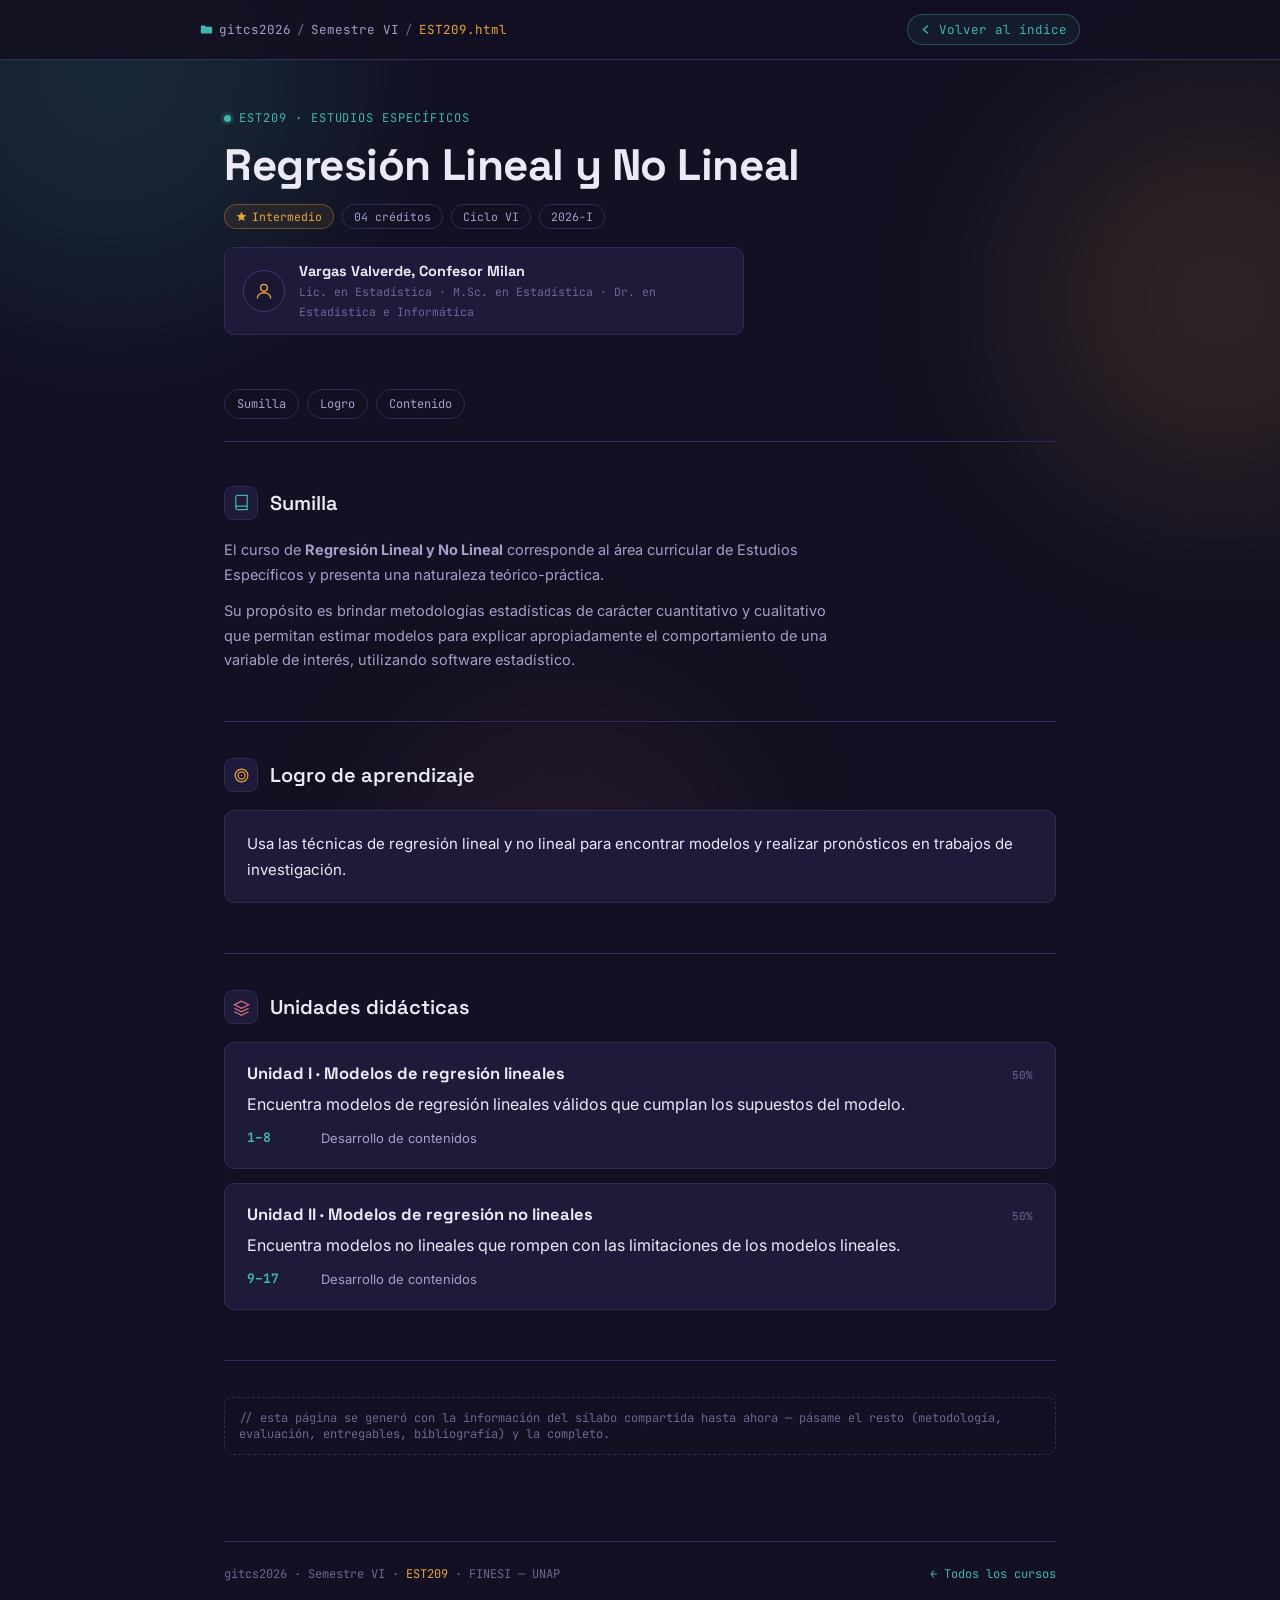
<file: finesi/gitcs2026/Semestre VI/EST209.html>
<!DOCTYPE html>
<html lang="es">
<head>
<meta charset="UTF-8">
<meta name="viewport" content="width=device-width, initial-scale=1.0">
<title>Regresión Lineal y No Lineal · EST209</title>
<meta name="description" content="Sílabo — Regresión Lineal y No Lineal (EST209) · FINESI UNAP">
<link rel="preconnect" href="https://fonts.googleapis.com">
<link rel="preconnect" href="https://fonts.gstatic.com" crossorigin>
<link href="https://fonts.googleapis.com/css2?family=Space+Grotesk:wght@500;600;700&family=Inter:wght@400;500;600&family=JetBrains+Mono:wght@400;500&display=swap" rel="stylesheet">
<link rel="stylesheet" href="../assets/style.css">
</head>
<body>

<div class="aurora" aria-hidden="true"><span class="a1"></span><span class="a2"></span><span class="a3"></span></div>

<header class="topnav">
  <div class="wrap topnav-inner">
    <nav class="crumbs" aria-label="Ruta">
      <svg viewBox="0 0 16 16" fill="currentColor"><path d="M2 3h4l1.5 1.5H14a1 1 0 0 1 1 1V12a1 1 0 0 1-1 1H2a1 1 0 0 1-1-1V4a1 1 0 0 1 1-1z"/></svg>
      <span>gitcs2026</span><span class="sep">/</span>
      <span>Semestre VI</span><span class="sep">/</span>
      <span class="here">EST209.html</span>
    </nav>
    <a class="back-link" href="../index.html"><svg viewBox="0 0 16 16" fill="none" stroke="currentColor" stroke-width="1.6"><path d="M10 3 4 8l6 5"/></svg> Volver al índice</a>
  </div>
</header>

<div class="wrap">
  <section class="hero">
    <p class="eyebrow"><span class="dot"></span>EST209 · Estudios específicos</p>
    <h1>Regresión Lineal y No Lineal</h1>
    <div class="hero-meta">
          <span class="badge nivel-intermedio"><svg viewBox="0 0 16 16" fill="currentColor"><path d="M8 1l2 4.5 5 .6-3.6 3.4.9 5-4.3-2.4L3.7 14.5l.9-5L1 6.1l5-.6L8 1z"/></svg>Intermedio</span>
          <span class="badge plain">04 créditos</span>
          <span class="badge plain">Ciclo VI</span>
          <span class="badge plain">2026-I</span>
    </div>
    <div class="docente-card">
      <div class="docente-avatar"><svg viewBox="0 0 24 24" fill="none" stroke="currentColor" stroke-width="1.7"><circle cx="12" cy="8" r="4"/><path d="M4 21c0-4.5 3.5-7 8-7s8 2.5 8 7"/></svg></div>
      <div class="docente-info">
        <b>Vargas Valverde, Confesor Milan</b>
        <span>Lic. en Estadística · M.Sc. en Estadística · Dr. en Estadística e Informática</span>
      </div>
    </div>
  </section>

  <nav class="quicknav">
      <a href="#sumilla">Sumilla</a>
      <a href="#logro">Logro</a>
      <a href="#contenido">Contenido</a>
  </nav>

  <main>
  <section id="sumilla">
    <div class="sec-head"><div class="sec-icon" style="--icon-color:var(--teal)"><svg viewBox="0 0 24 24" fill="none" stroke="currentColor" stroke-width="1.7"><path d="M4 19.5A2.5 2.5 0 0 1 6.5 17H20"/><path d="M6.5 2H20v20H6.5A2.5 2.5 0 0 1 4 19.5v-15A2.5 2.5 0 0 1 6.5 2z"/></svg></div><h2>Sumilla</h2></div>
    <p>El curso de <b>Regresión Lineal y No Lineal</b> corresponde al área curricular de Estudios Específicos y presenta una naturaleza teórico-práctica.</p>
    <p>Su propósito es brindar metodologías estadísticas de carácter cuantitativo y cualitativo que permitan estimar modelos para explicar apropiadamente el comportamiento de una variable de interés, utilizando software estadístico.</p>
  </section>
  <section id="logro">
    <div class="sec-head"><div class="sec-icon" style="--icon-color:var(--gold)"><svg viewBox="0 0 24 24" fill="none" stroke="currentColor" stroke-width="1.7"><circle cx="12" cy="12" r="9"/><circle cx="12" cy="12" r="5"/><circle cx="12" cy="12" r="1" fill="currentColor" stroke="none"/></svg></div><h2>Logro de aprendizaje</h2></div>
    <div class="card"><p style="margin:0; color:var(--text); font-size:15px; line-height:1.7;">Usa las técnicas de regresión lineal y no lineal para encontrar modelos y realizar pronósticos en trabajos de investigación.</p></div>
  </section>
  <section id="contenido">
    <div class="sec-head"><div class="sec-icon" style="--icon-color:var(--rose)"><svg viewBox="0 0 24 24" fill="none" stroke="currentColor" stroke-width="1.7"><path d="M12 3 2 8l10 5 10-5-10-5z"/><path d="M2 13l10 5 10-5M2 18l10 5 10-5"/></svg></div><h2>Unidades didácticas</h2></div>
    <div class="card">
      <div class="unit-head">
        <h3>Unidad I · Modelos de regresión lineales</h3><span class="unit-tag">50%</span>
      </div>
      <p style="margin:0 0 10px;">Encuentra modelos de regresión lineales válidos que cumplan los supuestos del modelo.</p>
      <ul class="weeks">
        <li><b>1–8</b><span>Desarrollo de contenidos</span></li>
      </ul>
    </div>
    <div class="card">
      <div class="unit-head">
        <h3>Unidad II · Modelos de regresión no lineales</h3><span class="unit-tag">50%</span>
      </div>
      <p style="margin:0 0 10px;">Encuentra modelos no lineales que rompen con las limitaciones de los modelos lineales.</p>
      <ul class="weeks">
        <li><b>9–17</b><span>Desarrollo de contenidos</span></li>
      </ul>
    </div>
  </section>
  <section id="nota">
    <div class="note">// esta página se generó con la información del sílabo compartida hasta ahora — pásame el resto (metodología, evaluación, entregables, bibliografía) y la completo.</div>
  </section>

  </main>

  <footer>
    <p>gitcs2026 · Semestre VI · <span style="color:var(--gold)">EST209</span> · FINESI — UNAP</p>
    <p><a href="../index.html">← Todos los cursos</a></p>
  </footer>
</div>

<script>
document.querySelectorAll('.card').forEach(card => {
  card.addEventListener('pointermove', (e) => {
    const rect = card.getBoundingClientRect();
    card.style.setProperty('--mx', ((e.clientX-rect.left)/rect.width*100)+'%');
    card.style.setProperty('--my', ((e.clientY-rect.top)/rect.height*100)+'%');
  });
});
</script>
</body>
</html>
</file>
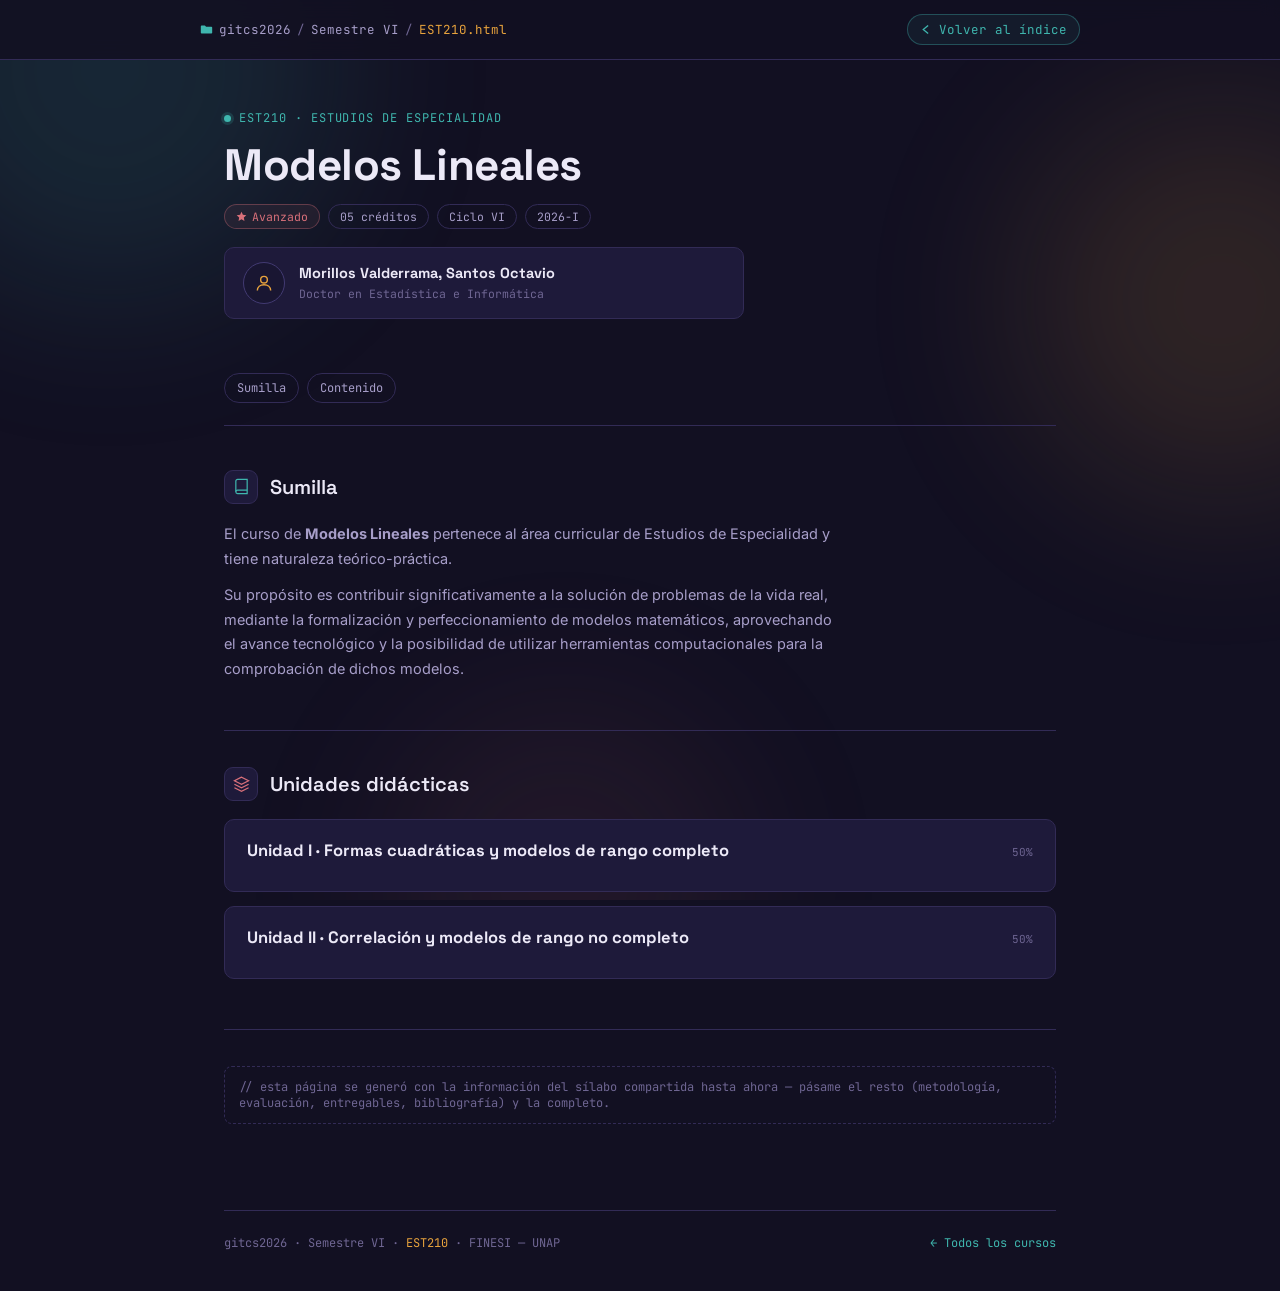
<file: finesi/gitcs2026/Semestre VI/EST210.html>
<!DOCTYPE html>
<html lang="es">
<head>
<meta charset="UTF-8">
<meta name="viewport" content="width=device-width, initial-scale=1.0">
<title>Modelos Lineales · EST210</title>
<meta name="description" content="Sílabo — Modelos Lineales (EST210) · FINESI UNAP">
<link rel="preconnect" href="https://fonts.googleapis.com">
<link rel="preconnect" href="https://fonts.gstatic.com" crossorigin>
<link href="https://fonts.googleapis.com/css2?family=Space+Grotesk:wght@500;600;700&family=Inter:wght@400;500;600&family=JetBrains+Mono:wght@400;500&display=swap" rel="stylesheet">
<link rel="stylesheet" href="../assets/style.css">
</head>
<body>

<div class="aurora" aria-hidden="true"><span class="a1"></span><span class="a2"></span><span class="a3"></span></div>

<header class="topnav">
  <div class="wrap topnav-inner">
    <nav class="crumbs" aria-label="Ruta">
      <svg viewBox="0 0 16 16" fill="currentColor"><path d="M2 3h4l1.5 1.5H14a1 1 0 0 1 1 1V12a1 1 0 0 1-1 1H2a1 1 0 0 1-1-1V4a1 1 0 0 1 1-1z"/></svg>
      <span>gitcs2026</span><span class="sep">/</span>
      <span>Semestre VI</span><span class="sep">/</span>
      <span class="here">EST210.html</span>
    </nav>
    <a class="back-link" href="../index.html"><svg viewBox="0 0 16 16" fill="none" stroke="currentColor" stroke-width="1.6"><path d="M10 3 4 8l6 5"/></svg> Volver al índice</a>
  </div>
</header>

<div class="wrap">
  <section class="hero">
    <p class="eyebrow"><span class="dot"></span>EST210 · Estudios de especialidad</p>
    <h1>Modelos Lineales</h1>
    <div class="hero-meta">
          <span class="badge nivel-avanzado"><svg viewBox="0 0 16 16" fill="currentColor"><path d="M8 1l2 4.5 5 .6-3.6 3.4.9 5-4.3-2.4L3.7 14.5l.9-5L1 6.1l5-.6L8 1z"/></svg>Avanzado</span>
          <span class="badge plain">05 créditos</span>
          <span class="badge plain">Ciclo VI</span>
          <span class="badge plain">2026-I</span>
    </div>
    <div class="docente-card">
      <div class="docente-avatar"><svg viewBox="0 0 24 24" fill="none" stroke="currentColor" stroke-width="1.7"><circle cx="12" cy="8" r="4"/><path d="M4 21c0-4.5 3.5-7 8-7s8 2.5 8 7"/></svg></div>
      <div class="docente-info">
        <b>Morillos Valderrama, Santos Octavio</b>
        <span>Doctor en Estadística e Informática</span>
      </div>
    </div>
  </section>

  <nav class="quicknav">
      <a href="#sumilla">Sumilla</a>
      <a href="#contenido">Contenido</a>
  </nav>

  <main>
  <section id="sumilla">
    <div class="sec-head"><div class="sec-icon" style="--icon-color:var(--teal)"><svg viewBox="0 0 24 24" fill="none" stroke="currentColor" stroke-width="1.7"><path d="M4 19.5A2.5 2.5 0 0 1 6.5 17H20"/><path d="M6.5 2H20v20H6.5A2.5 2.5 0 0 1 4 19.5v-15A2.5 2.5 0 0 1 6.5 2z"/></svg></div><h2>Sumilla</h2></div>
    <p>El curso de <b>Modelos Lineales</b> pertenece al área curricular de Estudios de Especialidad y tiene naturaleza teórico-práctica.</p>
    <p>Su propósito es contribuir significativamente a la solución de problemas de la vida real, mediante la formalización y perfeccionamiento de modelos matemáticos, aprovechando el avance tecnológico y la posibilidad de utilizar herramientas computacionales para la comprobación de dichos modelos.</p>
  </section>
  <section id="contenido">
    <div class="sec-head"><div class="sec-icon" style="--icon-color:var(--rose)"><svg viewBox="0 0 24 24" fill="none" stroke="currentColor" stroke-width="1.7"><path d="M12 3 2 8l10 5 10-5-10-5z"/><path d="M2 13l10 5 10-5M2 18l10 5 10-5"/></svg></div><h2>Unidades didácticas</h2></div>
    <div class="card">
      <div class="unit-head">
        <h3>Unidad I · Formas cuadráticas y modelos de rango completo</h3><span class="unit-tag">50%</span>
      </div>
    </div>
    <div class="card">
      <div class="unit-head">
        <h3>Unidad II · Correlación y modelos de rango no completo</h3><span class="unit-tag">50%</span>
      </div>
    </div>
  </section>
  <section id="nota">
    <div class="note">// esta página se generó con la información del sílabo compartida hasta ahora — pásame el resto (metodología, evaluación, entregables, bibliografía) y la completo.</div>
  </section>

  </main>

  <footer>
    <p>gitcs2026 · Semestre VI · <span style="color:var(--gold)">EST210</span> · FINESI — UNAP</p>
    <p><a href="../index.html">← Todos los cursos</a></p>
  </footer>
</div>

<script>
document.querySelectorAll('.card').forEach(card => {
  card.addEventListener('pointermove', (e) => {
    const rect = card.getBoundingClientRect();
    card.style.setProperty('--mx', ((e.clientX-rect.left)/rect.width*100)+'%');
    card.style.setProperty('--my', ((e.clientY-rect.top)/rect.height*100)+'%');
  });
});
</script>
</body>
</html>
</file>
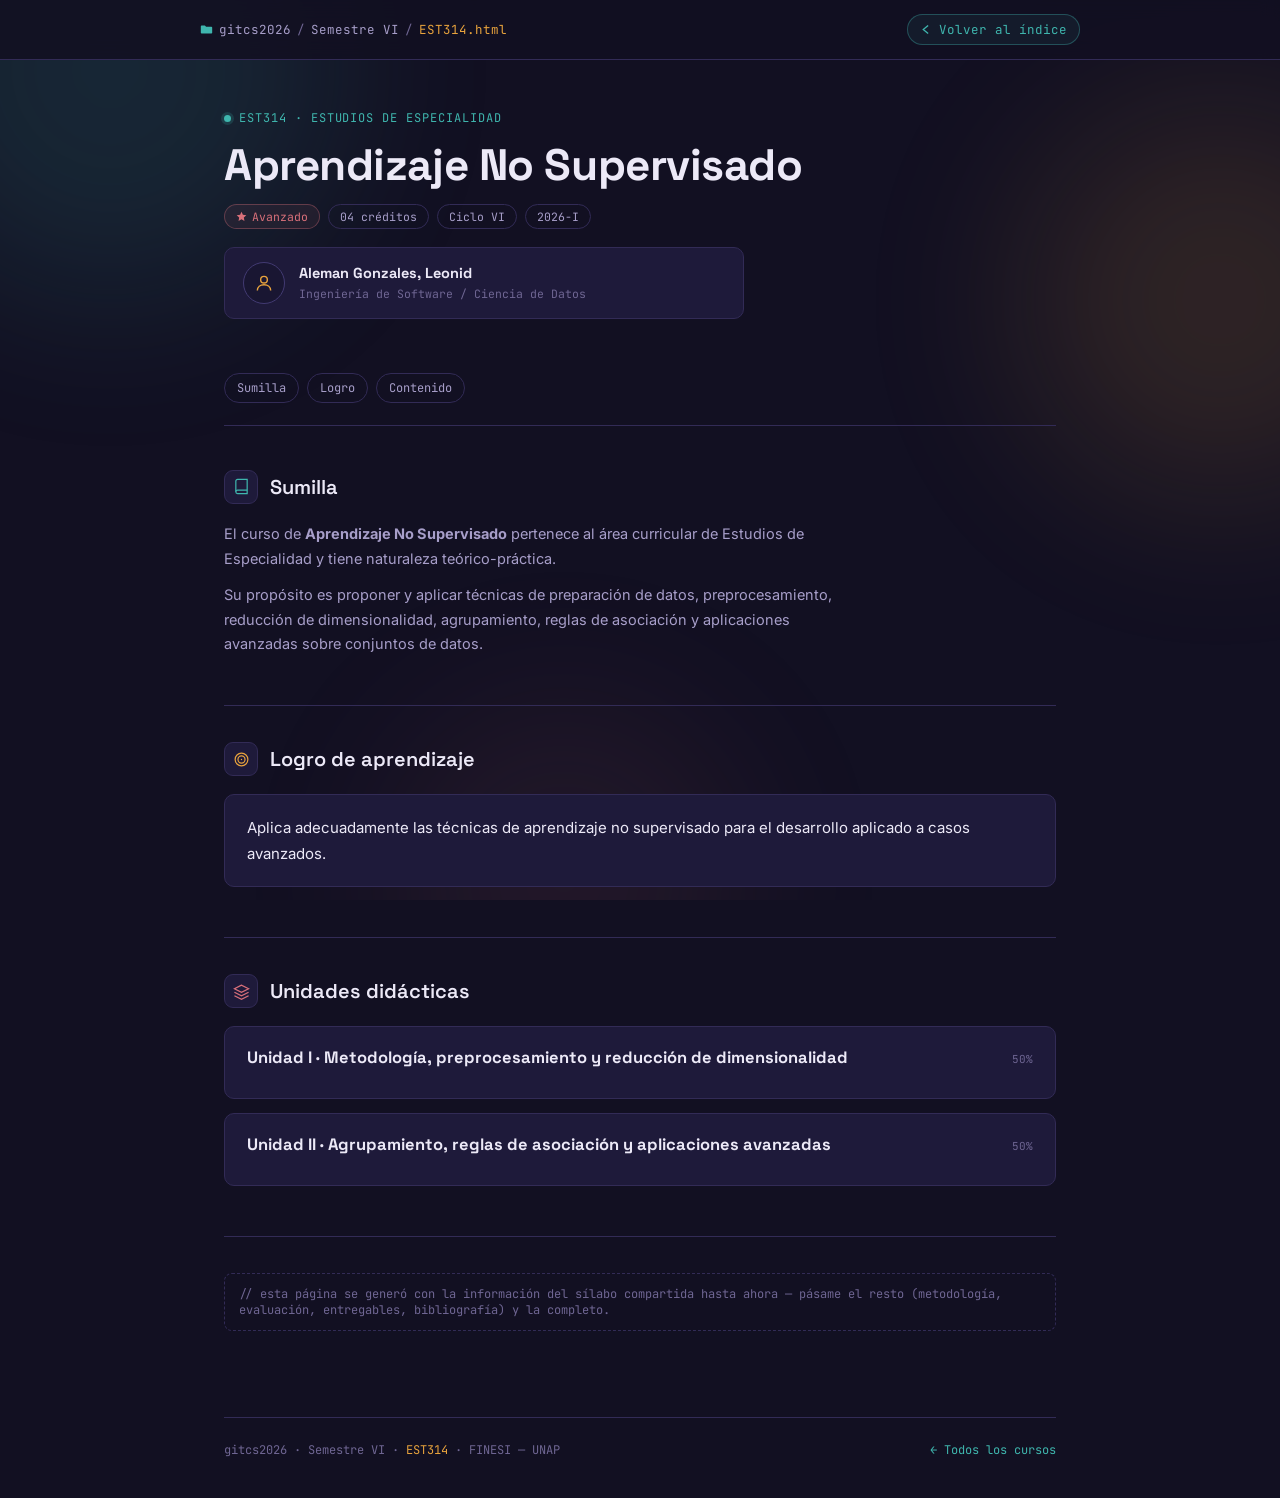
<file: finesi/gitcs2026/Semestre VI/EST314.html>
<!DOCTYPE html>
<html lang="es">
<head>
<meta charset="UTF-8">
<meta name="viewport" content="width=device-width, initial-scale=1.0">
<title>Aprendizaje No Supervisado · EST314</title>
<meta name="description" content="Sílabo — Aprendizaje No Supervisado (EST314) · FINESI UNAP">
<link rel="preconnect" href="https://fonts.googleapis.com">
<link rel="preconnect" href="https://fonts.gstatic.com" crossorigin>
<link href="https://fonts.googleapis.com/css2?family=Space+Grotesk:wght@500;600;700&family=Inter:wght@400;500;600&family=JetBrains+Mono:wght@400;500&display=swap" rel="stylesheet">
<link rel="stylesheet" href="../assets/style.css">
</head>
<body>

<div class="aurora" aria-hidden="true"><span class="a1"></span><span class="a2"></span><span class="a3"></span></div>

<header class="topnav">
  <div class="wrap topnav-inner">
    <nav class="crumbs" aria-label="Ruta">
      <svg viewBox="0 0 16 16" fill="currentColor"><path d="M2 3h4l1.5 1.5H14a1 1 0 0 1 1 1V12a1 1 0 0 1-1 1H2a1 1 0 0 1-1-1V4a1 1 0 0 1 1-1z"/></svg>
      <span>gitcs2026</span><span class="sep">/</span>
      <span>Semestre VI</span><span class="sep">/</span>
      <span class="here">EST314.html</span>
    </nav>
    <a class="back-link" href="../index.html"><svg viewBox="0 0 16 16" fill="none" stroke="currentColor" stroke-width="1.6"><path d="M10 3 4 8l6 5"/></svg> Volver al índice</a>
  </div>
</header>

<div class="wrap">
  <section class="hero">
    <p class="eyebrow"><span class="dot"></span>EST314 · Estudios de especialidad</p>
    <h1>Aprendizaje No Supervisado</h1>
    <div class="hero-meta">
          <span class="badge nivel-avanzado"><svg viewBox="0 0 16 16" fill="currentColor"><path d="M8 1l2 4.5 5 .6-3.6 3.4.9 5-4.3-2.4L3.7 14.5l.9-5L1 6.1l5-.6L8 1z"/></svg>Avanzado</span>
          <span class="badge plain">04 créditos</span>
          <span class="badge plain">Ciclo VI</span>
          <span class="badge plain">2026-I</span>
    </div>
    <div class="docente-card">
      <div class="docente-avatar"><svg viewBox="0 0 24 24" fill="none" stroke="currentColor" stroke-width="1.7"><circle cx="12" cy="8" r="4"/><path d="M4 21c0-4.5 3.5-7 8-7s8 2.5 8 7"/></svg></div>
      <div class="docente-info">
        <b>Aleman Gonzales, Leonid</b>
        <span>Ingeniería de Software / Ciencia de Datos</span>
      </div>
    </div>
  </section>

  <nav class="quicknav">
      <a href="#sumilla">Sumilla</a>
      <a href="#logro">Logro</a>
      <a href="#contenido">Contenido</a>
  </nav>

  <main>
  <section id="sumilla">
    <div class="sec-head"><div class="sec-icon" style="--icon-color:var(--teal)"><svg viewBox="0 0 24 24" fill="none" stroke="currentColor" stroke-width="1.7"><path d="M4 19.5A2.5 2.5 0 0 1 6.5 17H20"/><path d="M6.5 2H20v20H6.5A2.5 2.5 0 0 1 4 19.5v-15A2.5 2.5 0 0 1 6.5 2z"/></svg></div><h2>Sumilla</h2></div>
    <p>El curso de <b>Aprendizaje No Supervisado</b> pertenece al área curricular de Estudios de Especialidad y tiene naturaleza teórico-práctica.</p>
    <p>Su propósito es proponer y aplicar técnicas de preparación de datos, preprocesamiento, reducción de dimensionalidad, agrupamiento, reglas de asociación y aplicaciones avanzadas sobre conjuntos de datos.</p>
  </section>
  <section id="logro">
    <div class="sec-head"><div class="sec-icon" style="--icon-color:var(--gold)"><svg viewBox="0 0 24 24" fill="none" stroke="currentColor" stroke-width="1.7"><circle cx="12" cy="12" r="9"/><circle cx="12" cy="12" r="5"/><circle cx="12" cy="12" r="1" fill="currentColor" stroke="none"/></svg></div><h2>Logro de aprendizaje</h2></div>
    <div class="card"><p style="margin:0; color:var(--text); font-size:15px; line-height:1.7;">Aplica adecuadamente las técnicas de aprendizaje no supervisado para el desarrollo aplicado a casos avanzados.</p></div>
  </section>
  <section id="contenido">
    <div class="sec-head"><div class="sec-icon" style="--icon-color:var(--rose)"><svg viewBox="0 0 24 24" fill="none" stroke="currentColor" stroke-width="1.7"><path d="M12 3 2 8l10 5 10-5-10-5z"/><path d="M2 13l10 5 10-5M2 18l10 5 10-5"/></svg></div><h2>Unidades didácticas</h2></div>
    <div class="card">
      <div class="unit-head">
        <h3>Unidad I · Metodología, preprocesamiento y reducción de dimensionalidad</h3><span class="unit-tag">50%</span>
      </div>
    </div>
    <div class="card">
      <div class="unit-head">
        <h3>Unidad II · Agrupamiento, reglas de asociación y aplicaciones avanzadas</h3><span class="unit-tag">50%</span>
      </div>
    </div>
  </section>
  <section id="nota">
    <div class="note">// esta página se generó con la información del sílabo compartida hasta ahora — pásame el resto (metodología, evaluación, entregables, bibliografía) y la completo.</div>
  </section>

  </main>

  <footer>
    <p>gitcs2026 · Semestre VI · <span style="color:var(--gold)">EST314</span> · FINESI — UNAP</p>
    <p><a href="../index.html">← Todos los cursos</a></p>
  </footer>
</div>

<script>
document.querySelectorAll('.card').forEach(card => {
  card.addEventListener('pointermove', (e) => {
    const rect = card.getBoundingClientRect();
    card.style.setProperty('--mx', ((e.clientX-rect.left)/rect.width*100)+'%');
    card.style.setProperty('--my', ((e.clientY-rect.top)/rect.height*100)+'%');
  });
});
</script>
</body>
</html>
</file>
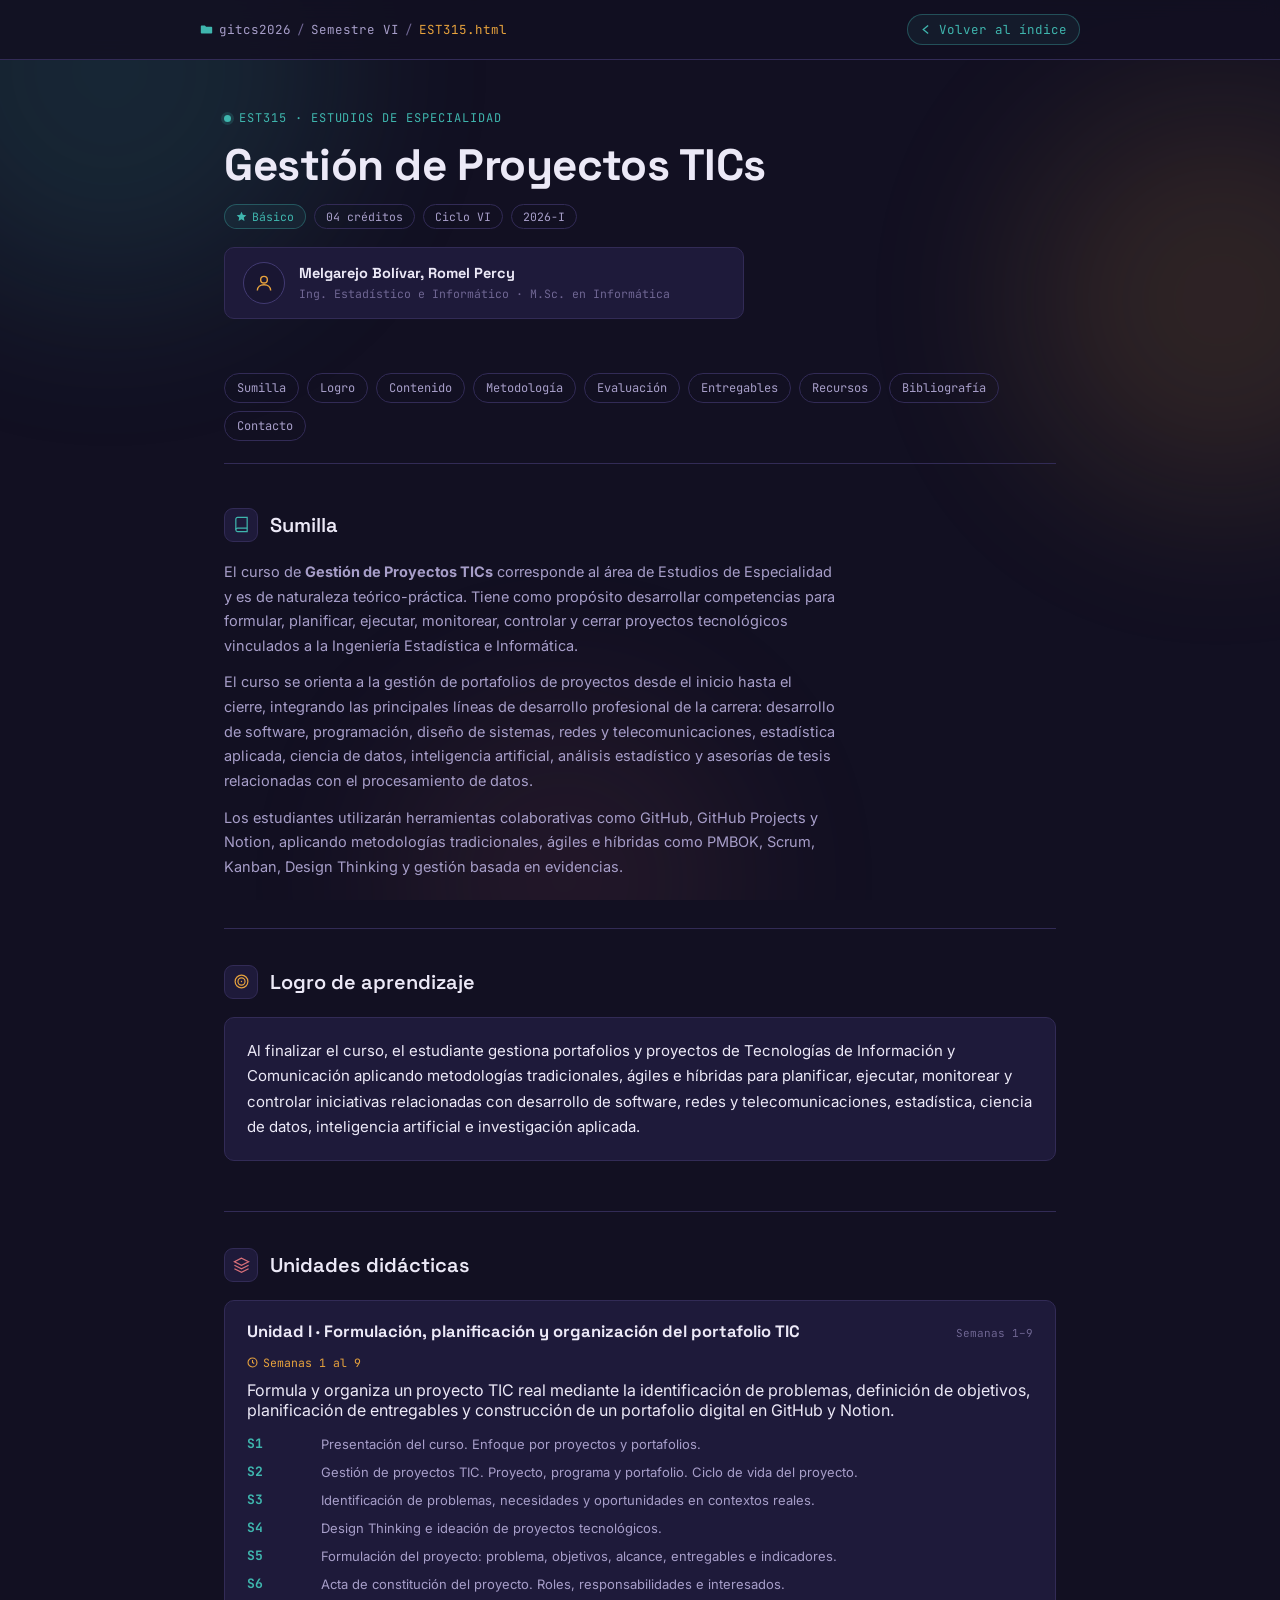
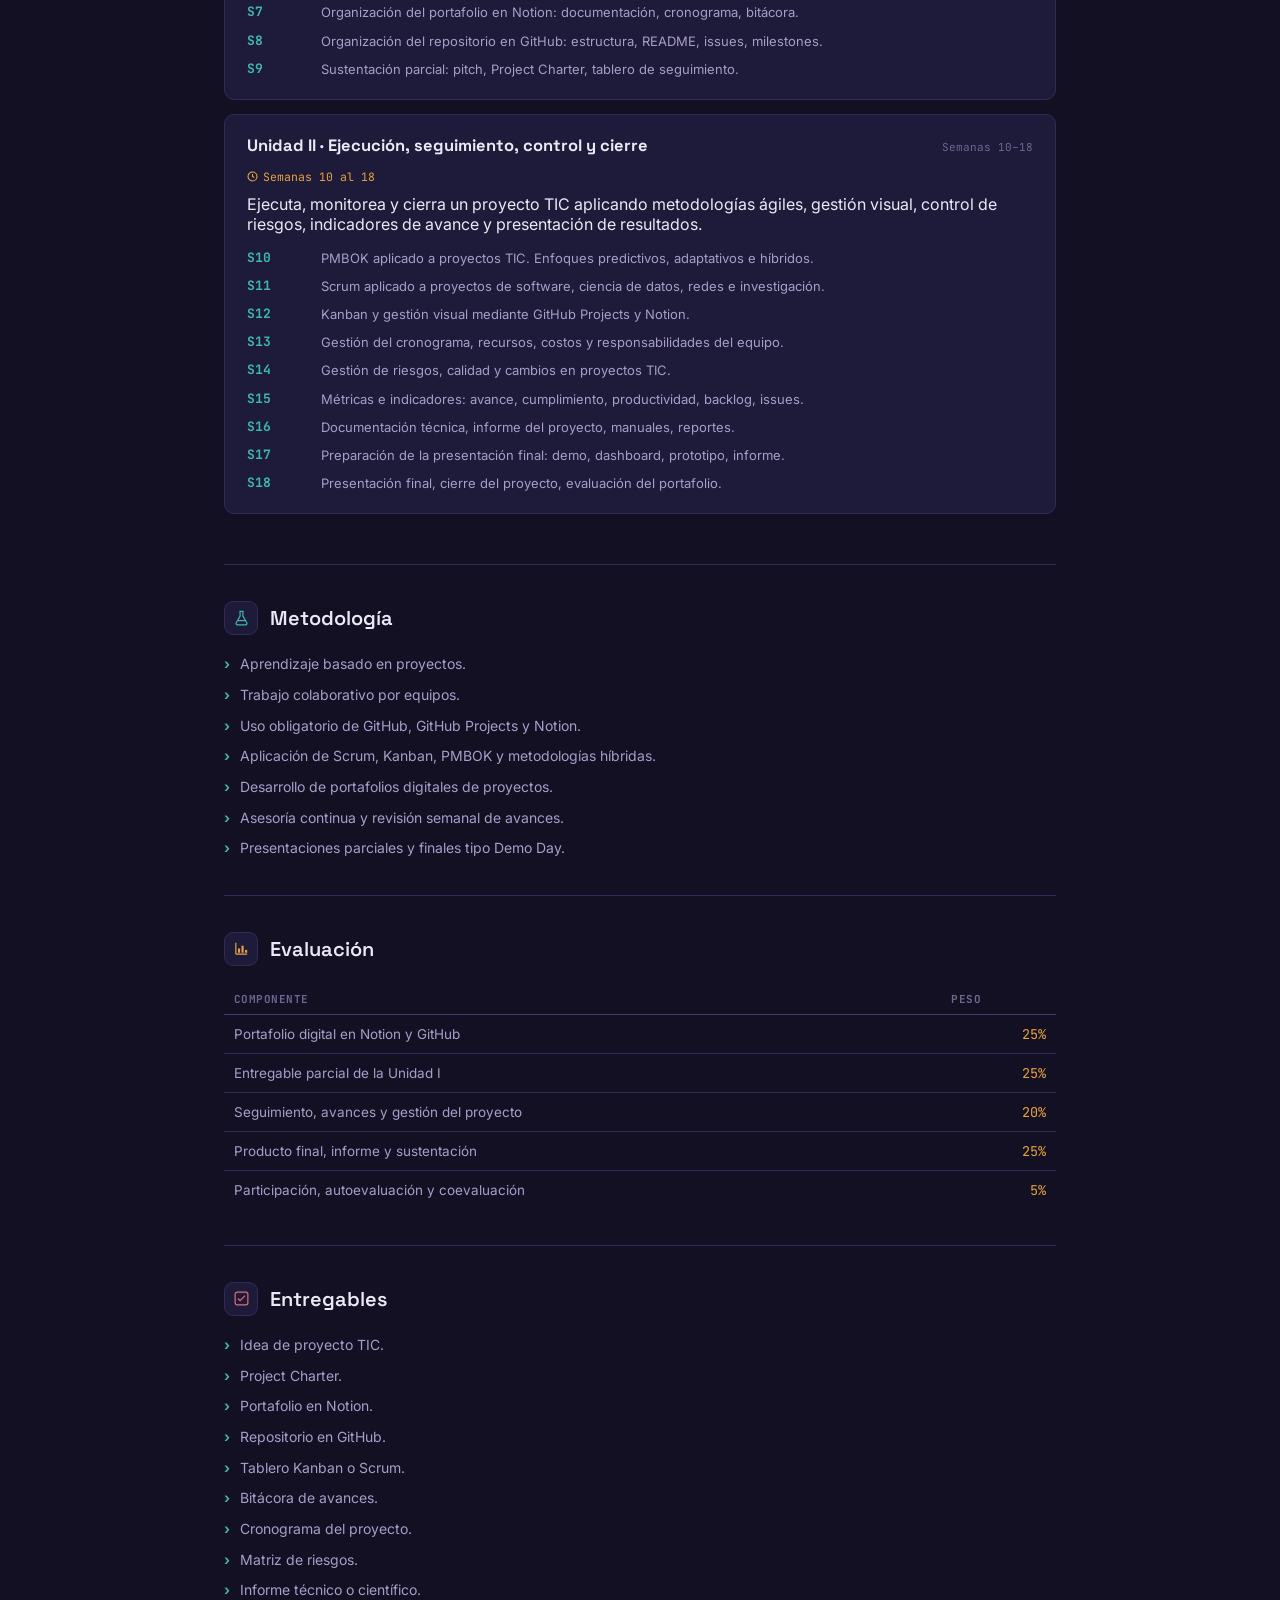
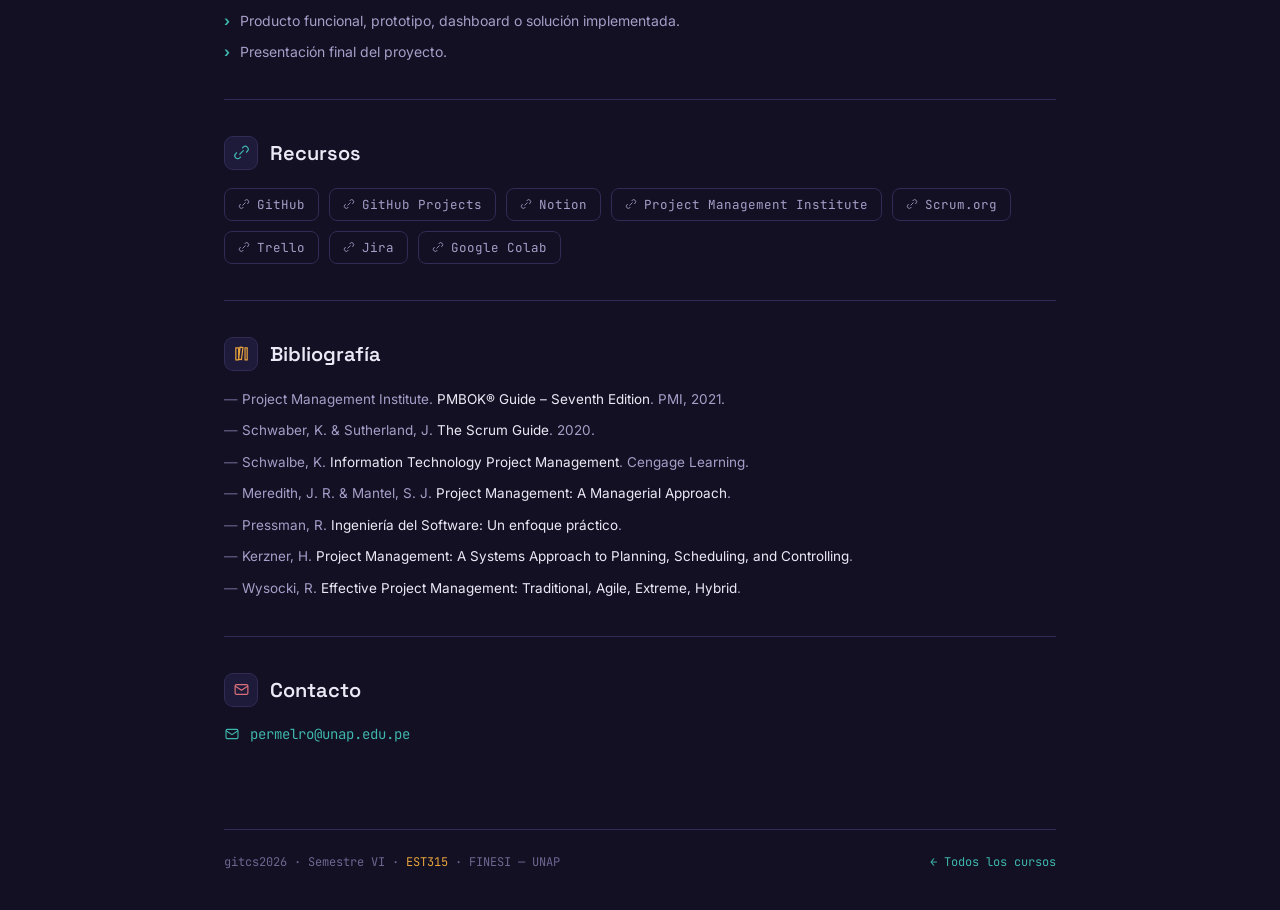
<file: finesi/gitcs2026/Semestre VI/EST315.html>
<!DOCTYPE html>
<html lang="es">
<head>
<meta charset="UTF-8">
<meta name="viewport" content="width=device-width, initial-scale=1.0">
<title>Gestión de Proyectos TICs · EST315</title>
<meta name="description" content="Sílabo — Gestión de Proyectos TICs (EST315) · FINESI UNAP">
<link rel="preconnect" href="https://fonts.googleapis.com">
<link rel="preconnect" href="https://fonts.gstatic.com" crossorigin>
<link href="https://fonts.googleapis.com/css2?family=Space+Grotesk:wght@500;600;700&family=Inter:wght@400;500;600&family=JetBrains+Mono:wght@400;500&display=swap" rel="stylesheet">
<link rel="stylesheet" href="../assets/style.css">
</head>
<body>

<div class="aurora" aria-hidden="true"><span class="a1"></span><span class="a2"></span><span class="a3"></span></div>

<header class="topnav">
  <div class="wrap topnav-inner">
    <nav class="crumbs" aria-label="Ruta">
      <svg viewBox="0 0 16 16" fill="currentColor"><path d="M2 3h4l1.5 1.5H14a1 1 0 0 1 1 1V12a1 1 0 0 1-1 1H2a1 1 0 0 1-1-1V4a1 1 0 0 1 1-1z"/></svg>
      <span>gitcs2026</span><span class="sep">/</span>
      <span>Semestre VI</span><span class="sep">/</span>
      <span class="here">EST315.html</span>
    </nav>
    <a class="back-link" href="../index.html"><svg viewBox="0 0 16 16" fill="none" stroke="currentColor" stroke-width="1.6"><path d="M10 3 4 8l6 5"/></svg> Volver al índice</a>
  </div>
</header>

<div class="wrap">
  <section class="hero">
    <p class="eyebrow"><span class="dot"></span>EST315 · Estudios de especialidad</p>
    <h1>Gestión de Proyectos TICs</h1>
    <div class="hero-meta">
          <span class="badge nivel-básico"><svg viewBox="0 0 16 16" fill="currentColor"><path d="M8 1l2 4.5 5 .6-3.6 3.4.9 5-4.3-2.4L3.7 14.5l.9-5L1 6.1l5-.6L8 1z"/></svg>Básico</span>
          <span class="badge plain">04 créditos</span>
          <span class="badge plain">Ciclo VI</span>
          <span class="badge plain">2026-I</span>
    </div>
    <div class="docente-card">
      <div class="docente-avatar"><svg viewBox="0 0 24 24" fill="none" stroke="currentColor" stroke-width="1.7"><circle cx="12" cy="8" r="4"/><path d="M4 21c0-4.5 3.5-7 8-7s8 2.5 8 7"/></svg></div>
      <div class="docente-info">
        <b>Melgarejo Bolívar, Romel Percy</b>
        <span>Ing. Estadístico e Informático · M.Sc. en Informática</span>
      </div>
    </div>
  </section>

  <nav class="quicknav">
      <a href="#sumilla">Sumilla</a>
      <a href="#logro">Logro</a>
      <a href="#contenido">Contenido</a>
      <a href="#metodologia">Metodología</a>
      <a href="#evaluacion">Evaluación</a>
      <a href="#entregables">Entregables</a>
      <a href="#recursos">Recursos</a>
      <a href="#bibliografia">Bibliografía</a>
      <a href="#contacto">Contacto</a>
  </nav>

  <main>
  <section id="sumilla">
    <div class="sec-head"><div class="sec-icon" style="--icon-color:var(--teal)"><svg viewBox="0 0 24 24" fill="none" stroke="currentColor" stroke-width="1.7"><path d="M4 19.5A2.5 2.5 0 0 1 6.5 17H20"/><path d="M6.5 2H20v20H6.5A2.5 2.5 0 0 1 4 19.5v-15A2.5 2.5 0 0 1 6.5 2z"/></svg></div><h2>Sumilla</h2></div>
    <p>El curso de <b>Gestión de Proyectos TICs</b> corresponde al área de Estudios de Especialidad y es de naturaleza teórico-práctica. Tiene como propósito desarrollar competencias para formular, planificar, ejecutar, monitorear, controlar y cerrar proyectos tecnológicos vinculados a la Ingeniería Estadística e Informática.</p>
    <p>El curso se orienta a la gestión de portafolios de proyectos desde el inicio hasta el cierre, integrando las principales líneas de desarrollo profesional de la carrera: desarrollo de software, programación, diseño de sistemas, redes y telecomunicaciones, estadística aplicada, ciencia de datos, inteligencia artificial, análisis estadístico y asesorías de tesis relacionadas con el procesamiento de datos.</p>
    <p>Los estudiantes utilizarán herramientas colaborativas como GitHub, GitHub Projects y Notion, aplicando metodologías tradicionales, ágiles e híbridas como PMBOK, Scrum, Kanban, Design Thinking y gestión basada en evidencias.</p>
  </section>
  <section id="logro">
    <div class="sec-head"><div class="sec-icon" style="--icon-color:var(--gold)"><svg viewBox="0 0 24 24" fill="none" stroke="currentColor" stroke-width="1.7"><circle cx="12" cy="12" r="9"/><circle cx="12" cy="12" r="5"/><circle cx="12" cy="12" r="1" fill="currentColor" stroke="none"/></svg></div><h2>Logro de aprendizaje</h2></div>
    <div class="card"><p style="margin:0; color:var(--text); font-size:15px; line-height:1.7;">Al finalizar el curso, el estudiante gestiona portafolios y proyectos de Tecnologías de Información y Comunicación aplicando metodologías tradicionales, ágiles e híbridas para planificar, ejecutar, monitorear y controlar iniciativas relacionadas con desarrollo de software, redes y telecomunicaciones, estadística, ciencia de datos, inteligencia artificial e investigación aplicada.</p></div>
  </section>
  <section id="contenido">
    <div class="sec-head"><div class="sec-icon" style="--icon-color:var(--rose)"><svg viewBox="0 0 24 24" fill="none" stroke="currentColor" stroke-width="1.7"><path d="M12 3 2 8l10 5 10-5-10-5z"/><path d="M2 13l10 5 10-5M2 18l10 5 10-5"/></svg></div><h2>Unidades didácticas</h2></div>
    <div class="card">
      <div class="unit-head">
        <h3>Unidad I · Formulación, planificación y organización del portafolio TIC</h3><span class="unit-tag">Semanas 1–9</span>
      </div>
      <div class="unit-duration"><svg viewBox="0 0 16 16" fill="none" stroke="currentColor" stroke-width="1.6"><circle cx="8" cy="8" r="6.5"/><path d="M8 4.5V8l2.5 1.5"/></svg> Semanas 1 al 9</div>
      <p style="margin:0 0 10px;">Formula y organiza un proyecto TIC real mediante la identificación de problemas, definición de objetivos, planificación de entregables y construcción de un portafolio digital en GitHub y Notion.</p>
      <ul class="weeks">
        <li><b>S1</b><span>Presentación del curso. Enfoque por proyectos y portafolios.</span></li>
        <li><b>S2</b><span>Gestión de proyectos TIC. Proyecto, programa y portafolio. Ciclo de vida del proyecto.</span></li>
        <li><b>S3</b><span>Identificación de problemas, necesidades y oportunidades en contextos reales.</span></li>
        <li><b>S4</b><span>Design Thinking e ideación de proyectos tecnológicos.</span></li>
        <li><b>S5</b><span>Formulación del proyecto: problema, objetivos, alcance, entregables e indicadores.</span></li>
        <li><b>S6</b><span>Acta de constitución del proyecto. Roles, responsabilidades e interesados.</span></li>
        <li><b>S7</b><span>Organización del portafolio en Notion: documentación, cronograma, bitácora.</span></li>
        <li><b>S8</b><span>Organización del repositorio en GitHub: estructura, README, issues, milestones.</span></li>
        <li><b>S9</b><span>Sustentación parcial: pitch, Project Charter, tablero de seguimiento.</span></li>
      </ul>
    </div>
    <div class="card">
      <div class="unit-head">
        <h3>Unidad II · Ejecución, seguimiento, control y cierre</h3><span class="unit-tag">Semanas 10–18</span>
      </div>
      <div class="unit-duration"><svg viewBox="0 0 16 16" fill="none" stroke="currentColor" stroke-width="1.6"><circle cx="8" cy="8" r="6.5"/><path d="M8 4.5V8l2.5 1.5"/></svg> Semanas 10 al 18</div>
      <p style="margin:0 0 10px;">Ejecuta, monitorea y cierra un proyecto TIC aplicando metodologías ágiles, gestión visual, control de riesgos, indicadores de avance y presentación de resultados.</p>
      <ul class="weeks">
        <li><b>S10</b><span>PMBOK aplicado a proyectos TIC. Enfoques predictivos, adaptativos e híbridos.</span></li>
        <li><b>S11</b><span>Scrum aplicado a proyectos de software, ciencia de datos, redes e investigación.</span></li>
        <li><b>S12</b><span>Kanban y gestión visual mediante GitHub Projects y Notion.</span></li>
        <li><b>S13</b><span>Gestión del cronograma, recursos, costos y responsabilidades del equipo.</span></li>
        <li><b>S14</b><span>Gestión de riesgos, calidad y cambios en proyectos TIC.</span></li>
        <li><b>S15</b><span>Métricas e indicadores: avance, cumplimiento, productividad, backlog, issues.</span></li>
        <li><b>S16</b><span>Documentación técnica, informe del proyecto, manuales, reportes.</span></li>
        <li><b>S17</b><span>Preparación de la presentación final: demo, dashboard, prototipo, informe.</span></li>
        <li><b>S18</b><span>Presentación final, cierre del proyecto, evaluación del portafolio.</span></li>
      </ul>
    </div>
  </section>
  <section id="metodologia">
    <div class="sec-head"><div class="sec-icon" style="--icon-color:var(--teal)"><svg viewBox="0 0 24 24" fill="none" stroke="currentColor" stroke-width="1.7"><path d="M9 2h6M10 2v6.5L4.5 18a2 2 0 0 0 1.7 3h11.6a2 2 0 0 0 1.7-3L14 8.5V2"/><path d="M6.5 15h11"/></svg></div><h2>Metodología</h2></div>
    <ul class="plain">
      <li>Aprendizaje basado en proyectos.</li>
      <li>Trabajo colaborativo por equipos.</li>
      <li>Uso obligatorio de GitHub, GitHub Projects y Notion.</li>
      <li>Aplicación de Scrum, Kanban, PMBOK y metodologías híbridas.</li>
      <li>Desarrollo de portafolios digitales de proyectos.</li>
      <li>Asesoría continua y revisión semanal de avances.</li>
      <li>Presentaciones parciales y finales tipo Demo Day.</li>
    </ul>
  </section>
  <section id="evaluacion">
    <div class="sec-head"><div class="sec-icon" style="--icon-color:var(--gold)"><svg viewBox="0 0 24 24" fill="none" stroke="currentColor" stroke-width="1.7"><path d="M4 20V4M4 20h16"/><rect x="7" y="12" width="3" height="6" fill="currentColor" stroke="none"/><rect x="12" y="8" width="3" height="10" fill="currentColor" stroke="none"/><rect x="17" y="14" width="3" height="4" fill="currentColor" stroke="none"/></svg></div><h2>Evaluación</h2></div>
    <table class="eval"><thead><tr><th>Componente</th><th>Peso</th></tr></thead><tbody>
      <tr><td>Portafolio digital en Notion y GitHub</td><td>25%</td></tr>
      <tr><td>Entregable parcial de la Unidad I</td><td>25%</td></tr>
      <tr><td>Seguimiento, avances y gestión del proyecto</td><td>20%</td></tr>
      <tr><td>Producto final, informe y sustentación</td><td>25%</td></tr>
      <tr><td>Participación, autoevaluación y coevaluación</td><td>5%</td></tr>
    </tbody></table>
  </section>
  <section id="entregables">
    <div class="sec-head"><div class="sec-icon" style="--icon-color:var(--rose)"><svg viewBox="0 0 24 24" fill="none" stroke="currentColor" stroke-width="1.7"><rect x="3" y="3" width="18" height="18" rx="3"/><path d="M7 12l3 3 7-7"/></svg></div><h2>Entregables</h2></div>
    <ul class="plain">
      <li>Idea de proyecto TIC.</li>
      <li>Project Charter.</li>
      <li>Portafolio en Notion.</li>
      <li>Repositorio en GitHub.</li>
      <li>Tablero Kanban o Scrum.</li>
      <li>Bitácora de avances.</li>
      <li>Cronograma del proyecto.</li>
      <li>Matriz de riesgos.</li>
      <li>Informe técnico o científico.</li>
      <li>Producto funcional, prototipo, dashboard o solución implementada.</li>
      <li>Presentación final del proyecto.</li>
    </ul>
  </section>
  <section id="recursos">
    <div class="sec-head"><div class="sec-icon" style="--icon-color:var(--teal)"><svg viewBox="0 0 24 24" fill="none" stroke="currentColor" stroke-width="1.7"><path d="M9 15 15 9"/><path d="M13 6l1.5-1.5a4 4 0 0 1 5.7 5.7L18.5 12M11 18l-1.5 1.5a4 4 0 0 1-5.7-5.7L5.5 12"/></svg></div><h2>Recursos</h2></div>
    <div class="links-grid">
      <a href="https://github.com/" target="_blank" rel="noopener"><svg viewBox="0 0 24 24" fill="none" stroke="currentColor" stroke-width="1.7"><path d="M9 15 15 9"/><path d="M13 6l1.5-1.5a4 4 0 0 1 5.7 5.7L18.5 12M11 18l-1.5 1.5a4 4 0 0 1-5.7-5.7L5.5 12"/></svg> GitHub</a>
      <a href="https://docs.github.com/en/issues/planning-and-tracking-with-projects" target="_blank" rel="noopener"><svg viewBox="0 0 24 24" fill="none" stroke="currentColor" stroke-width="1.7"><path d="M9 15 15 9"/><path d="M13 6l1.5-1.5a4 4 0 0 1 5.7 5.7L18.5 12M11 18l-1.5 1.5a4 4 0 0 1-5.7-5.7L5.5 12"/></svg> GitHub Projects</a>
      <a href="https://notion.so/" target="_blank" rel="noopener"><svg viewBox="0 0 24 24" fill="none" stroke="currentColor" stroke-width="1.7"><path d="M9 15 15 9"/><path d="M13 6l1.5-1.5a4 4 0 0 1 5.7 5.7L18.5 12M11 18l-1.5 1.5a4 4 0 0 1-5.7-5.7L5.5 12"/></svg> Notion</a>
      <a href="https://www.pmi.org/" target="_blank" rel="noopener"><svg viewBox="0 0 24 24" fill="none" stroke="currentColor" stroke-width="1.7"><path d="M9 15 15 9"/><path d="M13 6l1.5-1.5a4 4 0 0 1 5.7 5.7L18.5 12M11 18l-1.5 1.5a4 4 0 0 1-5.7-5.7L5.5 12"/></svg> Project Management Institute</a>
      <a href="https://www.scrum.org/" target="_blank" rel="noopener"><svg viewBox="0 0 24 24" fill="none" stroke="currentColor" stroke-width="1.7"><path d="M9 15 15 9"/><path d="M13 6l1.5-1.5a4 4 0 0 1 5.7 5.7L18.5 12M11 18l-1.5 1.5a4 4 0 0 1-5.7-5.7L5.5 12"/></svg> Scrum.org</a>
      <a href="https://trello.com/" target="_blank" rel="noopener"><svg viewBox="0 0 24 24" fill="none" stroke="currentColor" stroke-width="1.7"><path d="M9 15 15 9"/><path d="M13 6l1.5-1.5a4 4 0 0 1 5.7 5.7L18.5 12M11 18l-1.5 1.5a4 4 0 0 1-5.7-5.7L5.5 12"/></svg> Trello</a>
      <a href="https://www.atlassian.com/software/jira" target="_blank" rel="noopener"><svg viewBox="0 0 24 24" fill="none" stroke="currentColor" stroke-width="1.7"><path d="M9 15 15 9"/><path d="M13 6l1.5-1.5a4 4 0 0 1 5.7 5.7L18.5 12M11 18l-1.5 1.5a4 4 0 0 1-5.7-5.7L5.5 12"/></svg> Jira</a>
      <a href="https://colab.research.google.com/" target="_blank" rel="noopener"><svg viewBox="0 0 24 24" fill="none" stroke="currentColor" stroke-width="1.7"><path d="M9 15 15 9"/><path d="M13 6l1.5-1.5a4 4 0 0 1 5.7 5.7L18.5 12M11 18l-1.5 1.5a4 4 0 0 1-5.7-5.7L5.5 12"/></svg> Google Colab</a>
    </div>
  </section>
  <section id="bibliografia">
    <div class="sec-head"><div class="sec-icon" style="--icon-color:var(--gold)"><svg viewBox="0 0 24 24" fill="none" stroke="currentColor" stroke-width="1.7"><path d="M4 4h4v17H4zM10 3l4 .5-2 17-4-.5zM17 4h3v17h-3z"/></svg></div><h2>Bibliografía</h2></div>
    <ul class="bib-list">
      <li>Project Management Institute. <i>PMBOK® Guide – Seventh Edition</i>. PMI, 2021.</li>
      <li>Schwaber, K. &amp; Sutherland, J. <i>The Scrum Guide</i>. 2020.</li>
      <li>Schwalbe, K. <i>Information Technology Project Management</i>. Cengage Learning.</li>
      <li>Meredith, J. R. &amp; Mantel, S. J. <i>Project Management: A Managerial Approach</i>.</li>
      <li>Pressman, R. <i>Ingeniería del Software: Un enfoque práctico</i>.</li>
      <li>Kerzner, H. <i>Project Management: A Systems Approach to Planning, Scheduling, and Controlling</i>.</li>
      <li>Wysocki, R. <i>Effective Project Management: Traditional, Agile, Extreme, Hybrid</i>.</li>
    </ul>
  </section>
  <section id="contacto">
    <div class="sec-head"><div class="sec-icon" style="--icon-color:var(--rose)"><svg viewBox="0 0 24 24" fill="none" stroke="currentColor" stroke-width="1.7"><rect x="3" y="5" width="18" height="14" rx="2"/><path d="m3 7 9 6 9-6"/></svg></div><h2>Contacto</h2></div>
    <div class="contact-row"><svg viewBox="0 0 24 24" fill="none" stroke="currentColor" stroke-width="1.7"><rect x="3" y="5" width="18" height="14" rx="2"/><path d="m3 7 9 6 9-6"/></svg> <a href="mailto:permelro@unap.edu.pe">permelro@unap.edu.pe</a></div>
  </section>

  </main>

  <footer>
    <p>gitcs2026 · Semestre VI · <span style="color:var(--gold)">EST315</span> · FINESI — UNAP</p>
    <p><a href="../index.html">← Todos los cursos</a></p>
  </footer>
</div>

<script>
document.querySelectorAll('.card').forEach(card => {
  card.addEventListener('pointermove', (e) => {
    const rect = card.getBoundingClientRect();
    card.style.setProperty('--mx', ((e.clientX-rect.left)/rect.width*100)+'%');
    card.style.setProperty('--my', ((e.clientY-rect.top)/rect.height*100)+'%');
  });
});
</script>
</body>
</html>
</file>
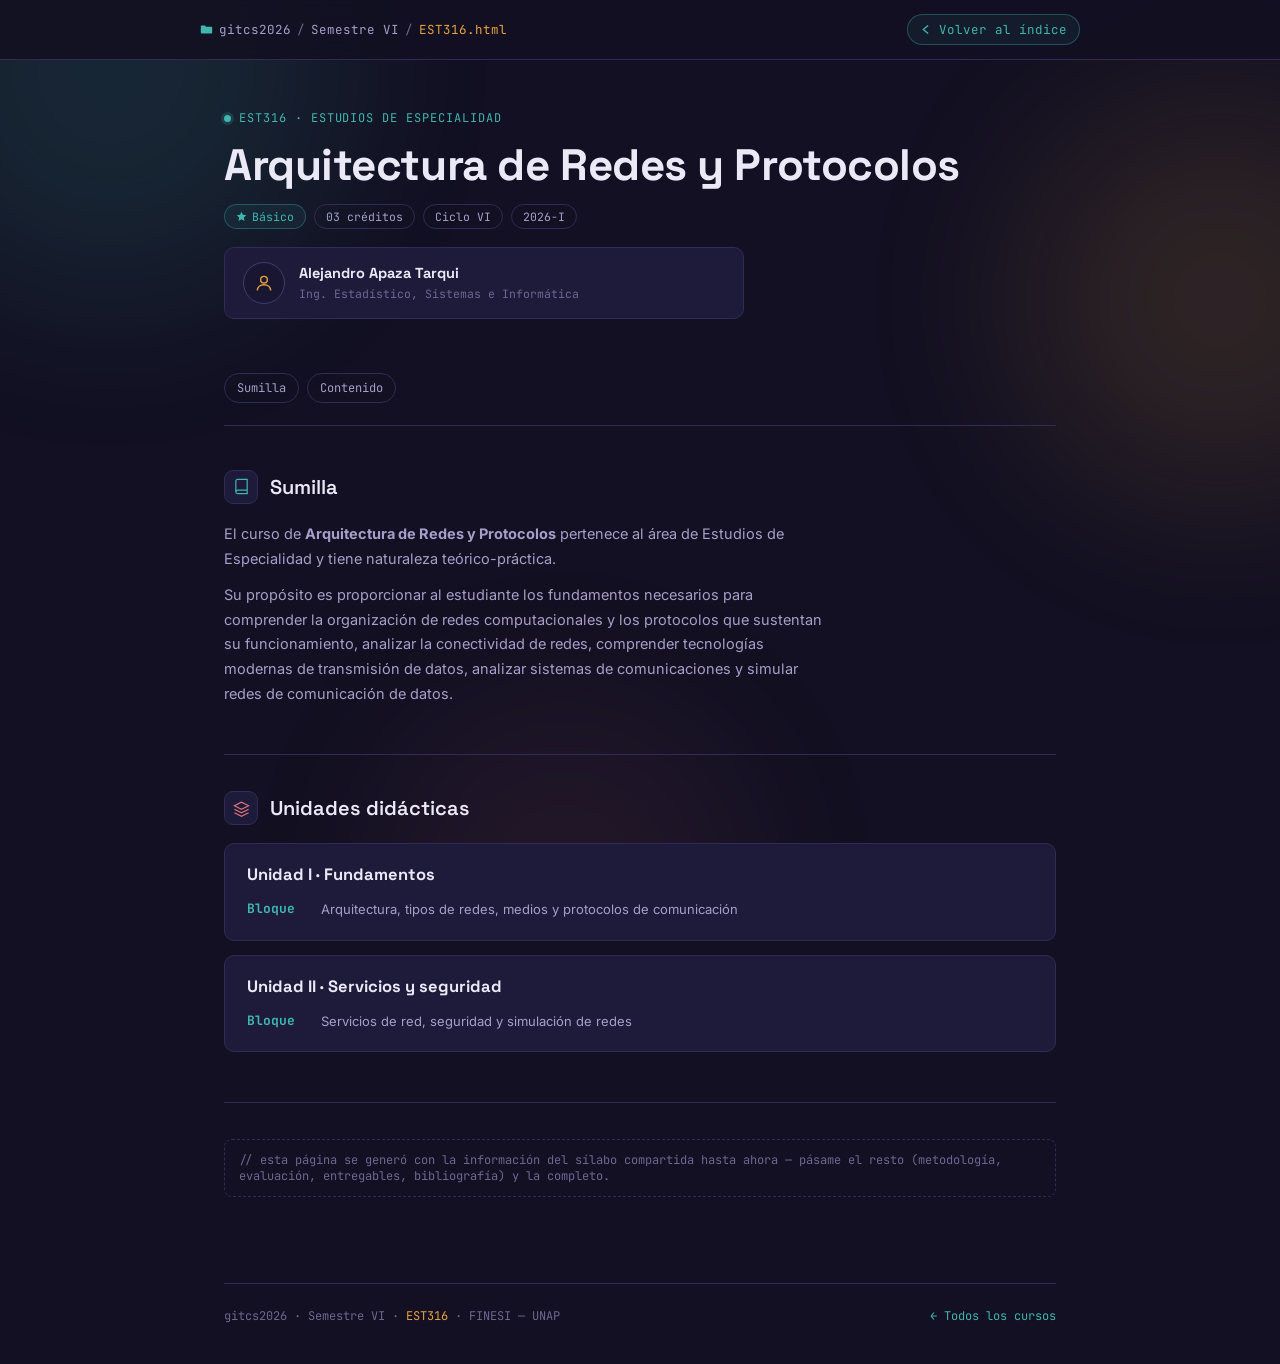
<file: finesi/gitcs2026/Semestre VI/EST316.html>
<!DOCTYPE html>
<html lang="es">
<head>
<meta charset="UTF-8">
<meta name="viewport" content="width=device-width, initial-scale=1.0">
<title>Arquitectura de Redes y Protocolos · EST316</title>
<meta name="description" content="Sílabo — Arquitectura de Redes y Protocolos (EST316) · FINESI UNAP">
<link rel="preconnect" href="https://fonts.googleapis.com">
<link rel="preconnect" href="https://fonts.gstatic.com" crossorigin>
<link href="https://fonts.googleapis.com/css2?family=Space+Grotesk:wght@500;600;700&family=Inter:wght@400;500;600&family=JetBrains+Mono:wght@400;500&display=swap" rel="stylesheet">
<link rel="stylesheet" href="../assets/style.css">
</head>
<body>

<div class="aurora" aria-hidden="true"><span class="a1"></span><span class="a2"></span><span class="a3"></span></div>

<header class="topnav">
  <div class="wrap topnav-inner">
    <nav class="crumbs" aria-label="Ruta">
      <svg viewBox="0 0 16 16" fill="currentColor"><path d="M2 3h4l1.5 1.5H14a1 1 0 0 1 1 1V12a1 1 0 0 1-1 1H2a1 1 0 0 1-1-1V4a1 1 0 0 1 1-1z"/></svg>
      <span>gitcs2026</span><span class="sep">/</span>
      <span>Semestre VI</span><span class="sep">/</span>
      <span class="here">EST316.html</span>
    </nav>
    <a class="back-link" href="../index.html"><svg viewBox="0 0 16 16" fill="none" stroke="currentColor" stroke-width="1.6"><path d="M10 3 4 8l6 5"/></svg> Volver al índice</a>
  </div>
</header>

<div class="wrap">
  <section class="hero">
    <p class="eyebrow"><span class="dot"></span>EST316 · Estudios de especialidad</p>
    <h1>Arquitectura de Redes y Protocolos</h1>
    <div class="hero-meta">
          <span class="badge nivel-básico"><svg viewBox="0 0 16 16" fill="currentColor"><path d="M8 1l2 4.5 5 .6-3.6 3.4.9 5-4.3-2.4L3.7 14.5l.9-5L1 6.1l5-.6L8 1z"/></svg>Básico</span>
          <span class="badge plain">03 créditos</span>
          <span class="badge plain">Ciclo VI</span>
          <span class="badge plain">2026-I</span>
    </div>
    <div class="docente-card">
      <div class="docente-avatar"><svg viewBox="0 0 24 24" fill="none" stroke="currentColor" stroke-width="1.7"><circle cx="12" cy="8" r="4"/><path d="M4 21c0-4.5 3.5-7 8-7s8 2.5 8 7"/></svg></div>
      <div class="docente-info">
        <b>Alejandro Apaza Tarqui</b>
        <span>Ing. Estadístico, Sistemas e Informática</span>
      </div>
    </div>
  </section>

  <nav class="quicknav">
      <a href="#sumilla">Sumilla</a>
      <a href="#contenido">Contenido</a>
  </nav>

  <main>
  <section id="sumilla">
    <div class="sec-head"><div class="sec-icon" style="--icon-color:var(--teal)"><svg viewBox="0 0 24 24" fill="none" stroke="currentColor" stroke-width="1.7"><path d="M4 19.5A2.5 2.5 0 0 1 6.5 17H20"/><path d="M6.5 2H20v20H6.5A2.5 2.5 0 0 1 4 19.5v-15A2.5 2.5 0 0 1 6.5 2z"/></svg></div><h2>Sumilla</h2></div>
    <p>El curso de <b>Arquitectura de Redes y Protocolos</b> pertenece al área de Estudios de Especialidad y tiene naturaleza teórico-práctica.</p>
    <p>Su propósito es proporcionar al estudiante los fundamentos necesarios para comprender la organización de redes computacionales y los protocolos que sustentan su funcionamiento, analizar la conectividad de redes, comprender tecnologías modernas de transmisión de datos, analizar sistemas de comunicaciones y simular redes de comunicación de datos.</p>
  </section>
  <section id="contenido">
    <div class="sec-head"><div class="sec-icon" style="--icon-color:var(--rose)"><svg viewBox="0 0 24 24" fill="none" stroke="currentColor" stroke-width="1.7"><path d="M12 3 2 8l10 5 10-5-10-5z"/><path d="M2 13l10 5 10-5M2 18l10 5 10-5"/></svg></div><h2>Unidades didácticas</h2></div>
    <div class="card">
      <div class="unit-head">
        <h3>Unidad I · Fundamentos</h3><span class="unit-tag"></span>
      </div>
      <ul class="weeks">
        <li><b>Bloque</b><span>Arquitectura, tipos de redes, medios y protocolos de comunicación</span></li>
      </ul>
    </div>
    <div class="card">
      <div class="unit-head">
        <h3>Unidad II · Servicios y seguridad</h3><span class="unit-tag"></span>
      </div>
      <ul class="weeks">
        <li><b>Bloque</b><span>Servicios de red, seguridad y simulación de redes</span></li>
      </ul>
    </div>
  </section>
  <section id="nota">
    <div class="note">// esta página se generó con la información del sílabo compartida hasta ahora — pásame el resto (metodología, evaluación, entregables, bibliografía) y la completo.</div>
  </section>

  </main>

  <footer>
    <p>gitcs2026 · Semestre VI · <span style="color:var(--gold)">EST316</span> · FINESI — UNAP</p>
    <p><a href="../index.html">← Todos los cursos</a></p>
  </footer>
</div>

<script>
document.querySelectorAll('.card').forEach(card => {
  card.addEventListener('pointermove', (e) => {
    const rect = card.getBoundingClientRect();
    card.style.setProperty('--mx', ((e.clientX-rect.left)/rect.width*100)+'%');
    card.style.setProperty('--my', ((e.clientY-rect.top)/rect.height*100)+'%');
  });
});
</script>
</body>
</html>
</file>
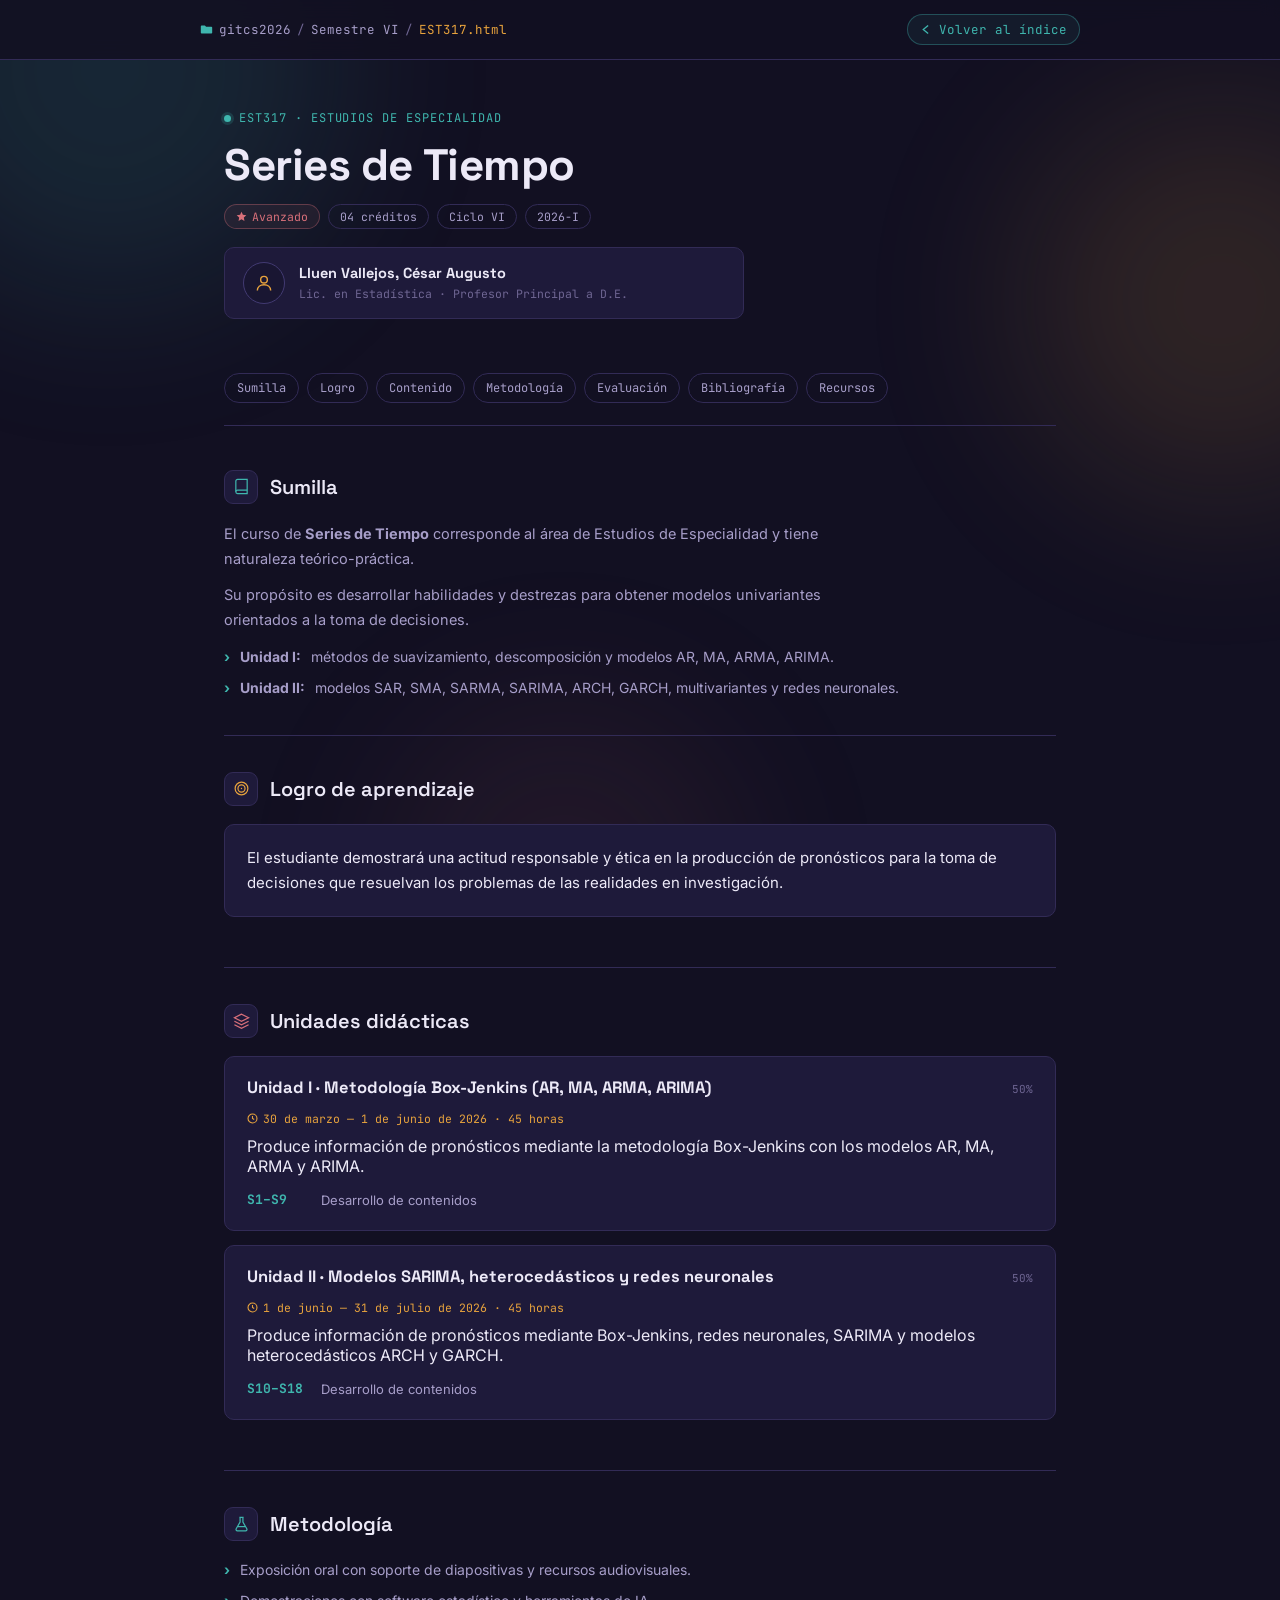
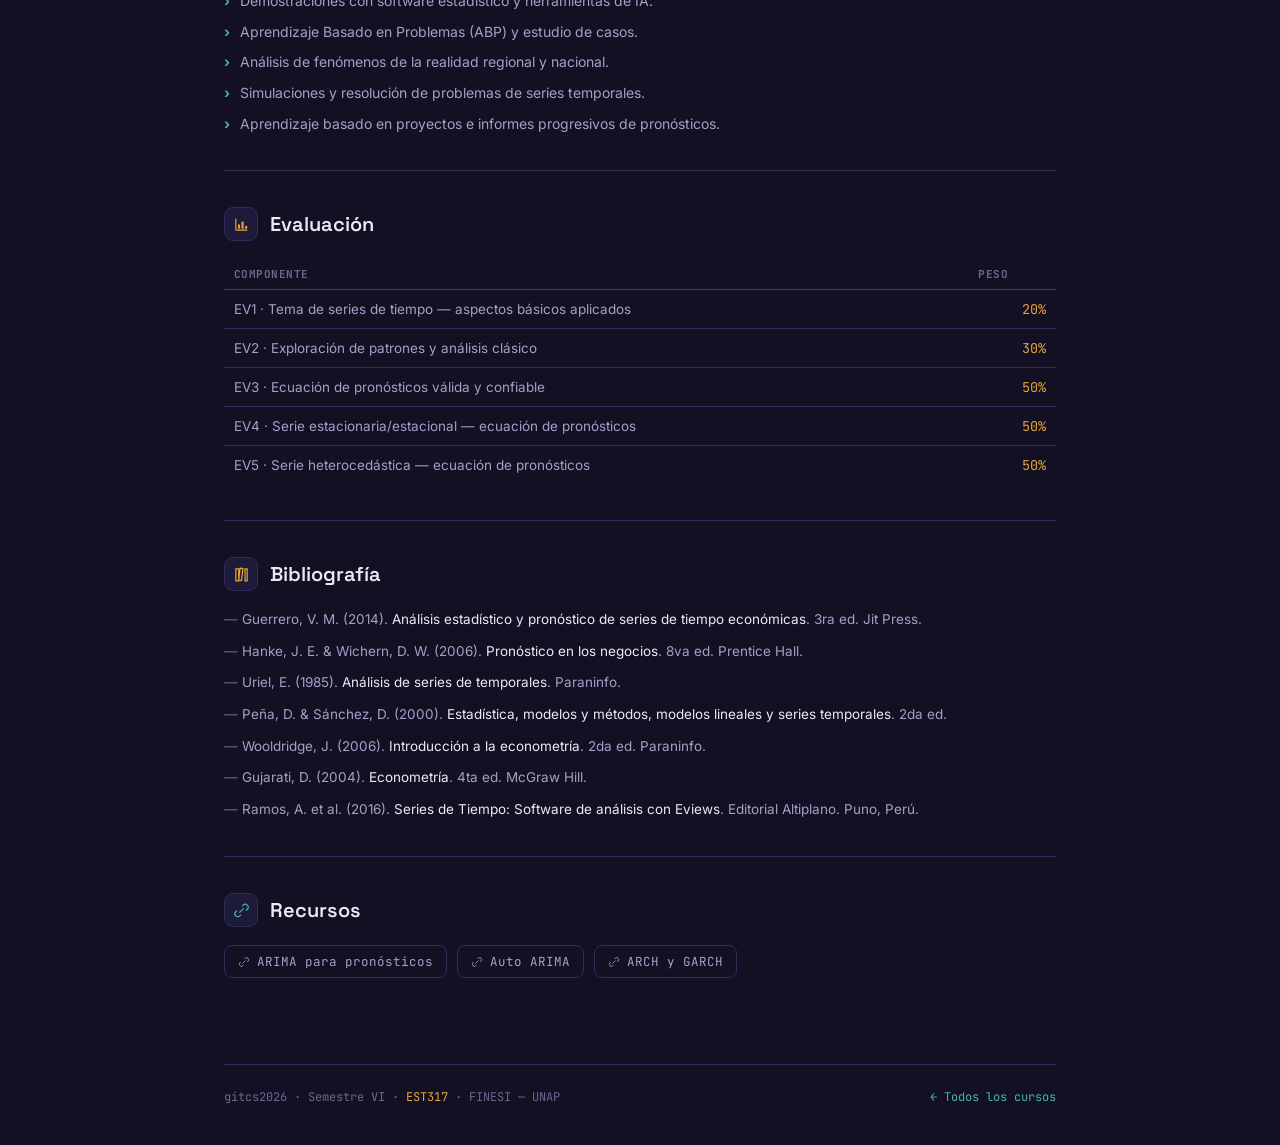
<file: finesi/gitcs2026/Semestre VI/EST317.html>
<!DOCTYPE html>
<html lang="es">
<head>
<meta charset="UTF-8">
<meta name="viewport" content="width=device-width, initial-scale=1.0">
<title>Series de Tiempo · EST317</title>
<meta name="description" content="Sílabo — Series de Tiempo (EST317) · FINESI UNAP">
<link rel="preconnect" href="https://fonts.googleapis.com">
<link rel="preconnect" href="https://fonts.gstatic.com" crossorigin>
<link href="https://fonts.googleapis.com/css2?family=Space+Grotesk:wght@500;600;700&family=Inter:wght@400;500;600&family=JetBrains+Mono:wght@400;500&display=swap" rel="stylesheet">
<link rel="stylesheet" href="../assets/style.css">
</head>
<body>

<div class="aurora" aria-hidden="true"><span class="a1"></span><span class="a2"></span><span class="a3"></span></div>

<header class="topnav">
  <div class="wrap topnav-inner">
    <nav class="crumbs" aria-label="Ruta">
      <svg viewBox="0 0 16 16" fill="currentColor"><path d="M2 3h4l1.5 1.5H14a1 1 0 0 1 1 1V12a1 1 0 0 1-1 1H2a1 1 0 0 1-1-1V4a1 1 0 0 1 1-1z"/></svg>
      <span>gitcs2026</span><span class="sep">/</span>
      <span>Semestre VI</span><span class="sep">/</span>
      <span class="here">EST317.html</span>
    </nav>
    <a class="back-link" href="../index.html"><svg viewBox="0 0 16 16" fill="none" stroke="currentColor" stroke-width="1.6"><path d="M10 3 4 8l6 5"/></svg> Volver al índice</a>
  </div>
</header>

<div class="wrap">
  <section class="hero">
    <p class="eyebrow"><span class="dot"></span>EST317 · Estudios de especialidad</p>
    <h1>Series de Tiempo</h1>
    <div class="hero-meta">
          <span class="badge nivel-avanzado"><svg viewBox="0 0 16 16" fill="currentColor"><path d="M8 1l2 4.5 5 .6-3.6 3.4.9 5-4.3-2.4L3.7 14.5l.9-5L1 6.1l5-.6L8 1z"/></svg>Avanzado</span>
          <span class="badge plain">04 créditos</span>
          <span class="badge plain">Ciclo VI</span>
          <span class="badge plain">2026-I</span>
    </div>
    <div class="docente-card">
      <div class="docente-avatar"><svg viewBox="0 0 24 24" fill="none" stroke="currentColor" stroke-width="1.7"><circle cx="12" cy="8" r="4"/><path d="M4 21c0-4.5 3.5-7 8-7s8 2.5 8 7"/></svg></div>
      <div class="docente-info">
        <b>Lluen Vallejos, César Augusto</b>
        <span>Lic. en Estadística · Profesor Principal a D.E.</span>
      </div>
    </div>
  </section>

  <nav class="quicknav">
      <a href="#sumilla">Sumilla</a>
      <a href="#logro">Logro</a>
      <a href="#contenido">Contenido</a>
      <a href="#metodologia">Metodología</a>
      <a href="#evaluacion">Evaluación</a>
      <a href="#bibliografia">Bibliografía</a>
      <a href="#recursos">Recursos</a>
  </nav>

  <main>
  <section id="sumilla">
    <div class="sec-head"><div class="sec-icon" style="--icon-color:var(--teal)"><svg viewBox="0 0 24 24" fill="none" stroke="currentColor" stroke-width="1.7"><path d="M4 19.5A2.5 2.5 0 0 1 6.5 17H20"/><path d="M6.5 2H20v20H6.5A2.5 2.5 0 0 1 4 19.5v-15A2.5 2.5 0 0 1 6.5 2z"/></svg></div><h2>Sumilla</h2></div>
    <p>El curso de <b>Series de Tiempo</b> corresponde al área de Estudios de Especialidad y tiene naturaleza teórico-práctica.</p>
    <p>Su propósito es desarrollar habilidades y destrezas para obtener modelos univariantes orientados a la toma de decisiones.</p>
    <ul class="plain" style="margin-top:14px;">
      <li><b>Unidad I:</b> métodos de suavizamiento, descomposición y modelos AR, MA, ARMA, ARIMA.</li>
      <li><b>Unidad II:</b> modelos SAR, SMA, SARMA, SARIMA, ARCH, GARCH, multivariantes y redes neuronales.</li>
    </ul>
  </section>
  <section id="logro">
    <div class="sec-head"><div class="sec-icon" style="--icon-color:var(--gold)"><svg viewBox="0 0 24 24" fill="none" stroke="currentColor" stroke-width="1.7"><circle cx="12" cy="12" r="9"/><circle cx="12" cy="12" r="5"/><circle cx="12" cy="12" r="1" fill="currentColor" stroke="none"/></svg></div><h2>Logro de aprendizaje</h2></div>
    <div class="card"><p style="margin:0; color:var(--text); font-size:15px; line-height:1.7;">El estudiante demostrará una actitud responsable y ética en la producción de pronósticos para la toma de decisiones que resuelvan los problemas de las realidades en investigación.</p></div>
  </section>
  <section id="contenido">
    <div class="sec-head"><div class="sec-icon" style="--icon-color:var(--rose)"><svg viewBox="0 0 24 24" fill="none" stroke="currentColor" stroke-width="1.7"><path d="M12 3 2 8l10 5 10-5-10-5z"/><path d="M2 13l10 5 10-5M2 18l10 5 10-5"/></svg></div><h2>Unidades didácticas</h2></div>
    <div class="card">
      <div class="unit-head">
        <h3>Unidad I · Metodología Box-Jenkins (AR, MA, ARMA, ARIMA)</h3><span class="unit-tag">50%</span>
      </div>
      <div class="unit-duration"><svg viewBox="0 0 16 16" fill="none" stroke="currentColor" stroke-width="1.6"><circle cx="8" cy="8" r="6.5"/><path d="M8 4.5V8l2.5 1.5"/></svg> 30 de marzo — 1 de junio de 2026 · 45 horas</div>
      <p style="margin:0 0 10px;">Produce información de pronósticos mediante la metodología Box-Jenkins con los modelos AR, MA, ARMA y ARIMA.</p>
      <ul class="weeks">
        <li><b>S1–S9</b><span>Desarrollo de contenidos</span></li>
      </ul>
    </div>
    <div class="card">
      <div class="unit-head">
        <h3>Unidad II · Modelos SARIMA, heterocedásticos y redes neuronales</h3><span class="unit-tag">50%</span>
      </div>
      <div class="unit-duration"><svg viewBox="0 0 16 16" fill="none" stroke="currentColor" stroke-width="1.6"><circle cx="8" cy="8" r="6.5"/><path d="M8 4.5V8l2.5 1.5"/></svg> 1 de junio — 31 de julio de 2026 · 45 horas</div>
      <p style="margin:0 0 10px;">Produce información de pronósticos mediante Box-Jenkins, redes neuronales, SARIMA y modelos heterocedásticos ARCH y GARCH.</p>
      <ul class="weeks">
        <li><b>S10–S18</b><span>Desarrollo de contenidos</span></li>
      </ul>
    </div>
  </section>
  <section id="metodologia">
    <div class="sec-head"><div class="sec-icon" style="--icon-color:var(--teal)"><svg viewBox="0 0 24 24" fill="none" stroke="currentColor" stroke-width="1.7"><path d="M9 2h6M10 2v6.5L4.5 18a2 2 0 0 0 1.7 3h11.6a2 2 0 0 0 1.7-3L14 8.5V2"/><path d="M6.5 15h11"/></svg></div><h2>Metodología</h2></div>
    <ul class="plain">
      <li>Exposición oral con soporte de diapositivas y recursos audiovisuales.</li>
      <li>Demostraciones con software estadístico y herramientas de IA.</li>
      <li>Aprendizaje Basado en Problemas (ABP) y estudio de casos.</li>
      <li>Análisis de fenómenos de la realidad regional y nacional.</li>
      <li>Simulaciones y resolución de problemas de series temporales.</li>
      <li>Aprendizaje basado en proyectos e informes progresivos de pronósticos.</li>
    </ul>
  </section>
  <section id="evaluacion">
    <div class="sec-head"><div class="sec-icon" style="--icon-color:var(--gold)"><svg viewBox="0 0 24 24" fill="none" stroke="currentColor" stroke-width="1.7"><path d="M4 20V4M4 20h16"/><rect x="7" y="12" width="3" height="6" fill="currentColor" stroke="none"/><rect x="12" y="8" width="3" height="10" fill="currentColor" stroke="none"/><rect x="17" y="14" width="3" height="4" fill="currentColor" stroke="none"/></svg></div><h2>Evaluación</h2></div>
    <table class="eval"><thead><tr><th>Componente</th><th>Peso</th></tr></thead><tbody>
      <tr><td>EV1 · Tema de series de tiempo — aspectos básicos aplicados</td><td>20%</td></tr>
      <tr><td>EV2 · Exploración de patrones y análisis clásico</td><td>30%</td></tr>
      <tr><td>EV3 · Ecuación de pronósticos válida y confiable</td><td>50%</td></tr>
      <tr><td>EV4 · Serie estacionaria/estacional — ecuación de pronósticos</td><td>50%</td></tr>
      <tr><td>EV5 · Serie heterocedástica — ecuación de pronósticos</td><td>50%</td></tr>
    </tbody></table>
  </section>
  <section id="bibliografia">
    <div class="sec-head"><div class="sec-icon" style="--icon-color:var(--gold)"><svg viewBox="0 0 24 24" fill="none" stroke="currentColor" stroke-width="1.7"><path d="M4 4h4v17H4zM10 3l4 .5-2 17-4-.5zM17 4h3v17h-3z"/></svg></div><h2>Bibliografía</h2></div>
    <ul class="bib-list">
      <li>Guerrero, V. M. (2014). <i>Análisis estadístico y pronóstico de series de tiempo económicas</i>. 3ra ed. Jit Press.</li>
      <li>Hanke, J. E. &amp; Wichern, D. W. (2006). <i>Pronóstico en los negocios</i>. 8va ed. Prentice Hall.</li>
      <li>Uriel, E. (1985). <i>Análisis de series de temporales</i>. Paraninfo.</li>
      <li>Peña, D. &amp; Sánchez, D. (2000). <i>Estadística, modelos y métodos, modelos lineales y series temporales</i>. 2da ed.</li>
      <li>Wooldridge, J. (2006). <i>Introducción a la econometría</i>. 2da ed. Paraninfo.</li>
      <li>Gujarati, D. (2004). <i>Econometría</i>. 4ta ed. McGraw Hill.</li>
      <li>Ramos, A. et al. (2016). <i>Series de Tiempo: Software de análisis con Eviews</i>. Editorial Altiplano. Puno, Perú.</li>
    </ul>
  </section>
  <section id="recursos">
    <div class="sec-head"><div class="sec-icon" style="--icon-color:var(--teal)"><svg viewBox="0 0 24 24" fill="none" stroke="currentColor" stroke-width="1.7"><path d="M9 15 15 9"/><path d="M13 6l1.5-1.5a4 4 0 0 1 5.7 5.7L18.5 12M11 18l-1.5 1.5a4 4 0 0 1-5.7-5.7L5.5 12"/></svg></div><h2>Recursos</h2></div>
    <div class="links-grid">
      <a href="https://machinelearningmastery.com/arima-for-time-series-forecasting-with-python/" target="_blank" rel="noopener"><svg viewBox="0 0 24 24" fill="none" stroke="currentColor" stroke-width="1.7"><path d="M9 15 15 9"/><path d="M13 6l1.5-1.5a4 4 0 0 1 5.7 5.7L18.5 12M11 18l-1.5 1.5a4 4 0 0 1-5.7-5.7L5.5 12"/></svg> ARIMA para pronósticos</a>
      <a href="https://www.analyticsvidhya.com/blog/2018/08/auto-arima-time-series-modeling-python-r/" target="_blank" rel="noopener"><svg viewBox="0 0 24 24" fill="none" stroke="currentColor" stroke-width="1.7"><path d="M9 15 15 9"/><path d="M13 6l1.5-1.5a4 4 0 0 1 5.7 5.7L18.5 12M11 18l-1.5 1.5a4 4 0 0 1-5.7-5.7L5.5 12"/></svg> Auto ARIMA</a>
      <a href="https://machinelearningmastery.com/develop-arch-and-garch-models-for-time-series-forecasting-in-python/" target="_blank" rel="noopener"><svg viewBox="0 0 24 24" fill="none" stroke="currentColor" stroke-width="1.7"><path d="M9 15 15 9"/><path d="M13 6l1.5-1.5a4 4 0 0 1 5.7 5.7L18.5 12M11 18l-1.5 1.5a4 4 0 0 1-5.7-5.7L5.5 12"/></svg> ARCH y GARCH</a>
    </div>
  </section>

  </main>

  <footer>
    <p>gitcs2026 · Semestre VI · <span style="color:var(--gold)">EST317</span> · FINESI — UNAP</p>
    <p><a href="../index.html">← Todos los cursos</a></p>
  </footer>
</div>

<script>
document.querySelectorAll('.card').forEach(card => {
  card.addEventListener('pointermove', (e) => {
    const rect = card.getBoundingClientRect();
    card.style.setProperty('--mx', ((e.clientX-rect.left)/rect.width*100)+'%');
    card.style.setProperty('--my', ((e.clientY-rect.top)/rect.height*100)+'%');
  });
});
</script>
</body>
</html>
</file>
<file: finesi/gitcs2026/assets/style.css>
/* ============ TOKENS (compartidos con index.html) ============ */
:root{
  --bg:        #121022;
  --bg-alt:    #191632;
  --surface:   #1e1a3a;
  --surface-hi:#241f45;
  --border:    #322b56;
  --border-hi: #423a72;
  --text:      #ECE9F7;
  --text-dim:  #A79EC9;
  --text-faint:#6f6693;
  --gold:      #E8A33D;
  --teal:      #3FB6AE;
  --rose:      #D9707A;

  --font-display: 'Space Grotesk', sans-serif;
  --font-body:    'Inter', sans-serif;
  --font-mono:    'JetBrains Mono', monospace;

  --radius: 10px;
}

*{ box-sizing:border-box; }
html{ scroll-behavior:smooth; }
body{
  margin:0;
  background:var(--bg);
  color:var(--text);
  font-family:var(--font-body);
  -webkit-font-smoothing:antialiased;
  min-height:100vh;
  overflow-x:hidden;
}
::selection{ background:var(--teal); color:#0d1220; }
a{ color:inherit; text-decoration:none; }
:focus-visible{ outline:2px solid var(--teal); outline-offset:3px; border-radius:4px; }

.wrap{ max-width:880px; margin:0 auto; padding:0 24px; position:relative; }

/* ============ AURORA ============ */
.aurora{ position:fixed; inset:0; z-index:0; pointer-events:none; overflow:hidden; }
.aurora span{ position:absolute; border-radius:50%; filter:blur(90px); opacity:.14; will-change:transform; }
.aurora .a1{ width:460px; height:460px; background:var(--teal); top:-160px; left:-120px; animation:drift1 16s ease-in-out infinite alternate; }
.aurora .a2{ width:400px; height:400px; background:var(--gold); top:100px; right:-140px; animation:drift2 19s ease-in-out infinite alternate; }
.aurora .a3{ width:360px; height:360px; background:var(--rose); bottom:-160px; left:30%; animation:drift3 22s ease-in-out infinite alternate; opacity:.09; }
@keyframes drift1{ from{ transform:translate(0,0); } to{ transform:translate(60px,50px); } }
@keyframes drift2{ from{ transform:translate(0,0); } to{ transform:translate(-50px,60px); } }
@keyframes drift3{ from{ transform:translate(0,0) scale(1); } to{ transform:translate(40px,-30px) scale(1.08); } }
body > *{ position:relative; z-index:1; }

/* ============ TOP NAV ============ */
.topnav{ position:sticky; top:0; z-index:20; backdrop-filter:blur(10px); background:rgba(18,16,34,0.85); border-bottom:1px solid var(--border); }
.topnav-inner{ display:flex; align-items:center; justify-content:space-between; gap:14px; padding:14px 0; flex-wrap:wrap; }
.crumbs{ font-family:var(--font-mono); font-size:12.5px; color:var(--text-dim); display:flex; align-items:center; gap:6px; flex-wrap:wrap; min-width:0; }
.crumbs .sep{ color:var(--text-faint); }
.crumbs .here{ color:var(--gold); }
.crumbs svg{ width:13px; height:13px; vertical-align:-2px; color:var(--teal); flex-shrink:0; }
.back-link{ display:inline-flex; align-items:center; gap:6px; font-family:var(--font-mono); font-size:12.5px; color:var(--teal); border:1px solid rgba(63,182,174,.35); background:rgba(63,182,174,.08); padding:6px 12px; border-radius:20px; transition:background .15s, border-color .15s; flex-shrink:0; }
.back-link:hover{ background:rgba(63,182,174,.16); border-color:var(--teal); }
.back-link svg{ width:13px; height:13px; }

/* ============ HERO ============ */
.hero{ padding:48px 0 32px; border-bottom:1px solid var(--border); }
.hero .eyebrow{ font-family:var(--font-mono); font-size:12px; letter-spacing:.08em; color:var(--teal); text-transform:uppercase; margin:0 0 14px; display:flex; align-items:center; gap:8px; }
.hero .eyebrow .dot{ width:7px; height:7px; border-radius:50%; background:var(--teal); box-shadow:0 0 0 3px rgba(63,182,174,.18); animation:pulse 2.4s ease-in-out infinite; }
@keyframes pulse{ 0%,100%{ box-shadow:0 0 0 3px rgba(63,182,174,.18);} 50%{ box-shadow:0 0 0 6px rgba(63,182,174,.06);} }
.hero h1{ font-family:var(--font-display); font-weight:700; font-size:clamp(28px,5.5vw,44px); line-height:1.08; margin:0 0 14px; letter-spacing:-.01em; }
.hero-meta{ display:flex; gap:8px; flex-wrap:wrap; margin-bottom:18px; }

.badge{ display:inline-flex; align-items:center; gap:5px; font-family:var(--font-mono); font-size:11.5px; padding:4px 11px; border-radius:20px; border:1px solid; white-space:nowrap; }
.badge svg{ width:11px; height:11px; }
.badge.nivel-básico{     color:var(--teal); border-color:rgba(63,182,174,.35); background:rgba(63,182,174,.08); }
.badge.nivel-intermedio{ color:var(--gold); border-color:rgba(232,163,61,.35); background:rgba(232,163,61,.08); }
.badge.nivel-avanzado{   color:var(--rose); border-color:rgba(217,112,122,.35); background:rgba(217,112,122,.08); }
.badge.plain{ color:var(--text-dim); border-color:var(--border); background:transparent; }

.docente-card{ display:flex; align-items:center; gap:14px; background:var(--surface); border:1px solid var(--border); border-radius:var(--radius); padding:14px 18px; max-width:520px; }
.docente-avatar{ width:42px; height:42px; border-radius:50%; background:var(--bg-alt); border:1px solid var(--border-hi); display:flex; align-items:center; justify-content:center; color:var(--gold); flex-shrink:0; }
.docente-avatar svg{ width:20px; height:20px; }
.docente-info b{ font-family:var(--font-display); font-size:14.5px; display:block; }
.docente-info span{ font-family:var(--font-mono); font-size:11.5px; color:var(--text-faint); }

/* ============ QUICK NAV ============ */
.quicknav{ display:flex; flex-wrap:wrap; gap:8px; padding:22px 0; border-bottom:1px solid var(--border); }
.quicknav a{ font-family:var(--font-mono); font-size:12px; color:var(--text-dim); border:1px solid var(--border); padding:6px 12px; border-radius:20px; transition:border-color .15s, color .15s, background .15s; }
.quicknav a:hover{ color:var(--teal); border-color:var(--teal); background:rgba(63,182,174,.08); }

/* ============ SECTIONS ============ */
main{ padding:8px 0 30px; }
section{ padding:36px 0; border-bottom:1px solid var(--border); scroll-margin-top:90px; }
section:last-of-type{ border-bottom:none; }

.sec-head{ display:flex; align-items:center; gap:12px; margin-bottom:18px; }
.sec-icon{ width:34px; height:34px; border-radius:9px; background:var(--surface); border:1px solid var(--border); display:flex; align-items:center; justify-content:center; color:var(--icon-color, var(--teal)); flex-shrink:0; }
.sec-icon svg{ width:17px; height:17px; }
.sec-head h2{ font-family:var(--font-display); font-size:20px; font-weight:600; margin:0; }

section > p{ color:var(--text-dim); font-size:14.5px; line-height:1.7; max-width:68ch; margin:0 0 12px; }

/* card (spotlight de cursor) */
.card{ position:relative; background:var(--surface); border:1px solid var(--border); border-radius:var(--radius); padding:20px 22px; overflow:hidden; margin-bottom:14px; transition:border-color .18s ease, background .18s ease; }
.card::before{ content:""; position:absolute; inset:0; border-radius:inherit; pointer-events:none; background:radial-gradient(240px circle at var(--mx,50%) var(--my,0%), rgba(63,182,174,.14), transparent 65%); opacity:0; transition:opacity .3s ease; z-index:0; }
.card:hover::before{ opacity:1; }
.card:hover{ border-color:var(--border-hi); }
.card > *{ position:relative; z-index:1; }

.unit-head{ display:flex; align-items:baseline; justify-content:space-between; gap:12px; flex-wrap:wrap; margin-bottom:10px; }
.unit-head h3{ font-family:var(--font-display); font-size:16.5px; margin:0; }
.unit-head .unit-tag{ font-family:var(--font-mono); font-size:11px; color:var(--text-faint); }
.unit-duration{ font-family:var(--font-mono); font-size:11.5px; color:var(--gold); display:inline-flex; align-items:center; gap:5px; margin-bottom:10px; }
.unit-duration svg{ width:11px; height:11px; }

.weeks{ list-style:none; margin:14px 0 0; padding:0; display:grid; gap:8px; }
.weeks li{ display:flex; gap:10px; font-size:13px; line-height:1.55; color:var(--text-dim); }
.weeks li b{ font-family:var(--font-mono); color:var(--teal); flex-shrink:0; min-width:64px; }

ul.plain{ margin:0; padding-left:0; list-style:none; display:grid; gap:9px; }
ul.plain li{ display:flex; gap:10px; font-size:14px; color:var(--text-dim); line-height:1.55; }
ul.plain li::before{ content:"›"; color:var(--teal); font-weight:700; flex-shrink:0; }

table.eval{ width:100%; border-collapse:collapse; font-size:13.5px; margin-top:6px; }
table.eval th{ text-align:left; font-family:var(--font-mono); font-size:11px; color:var(--text-faint); text-transform:uppercase; letter-spacing:.04em; padding:8px 10px; border-bottom:1px solid var(--border-hi); }
table.eval td{ padding:10px; border-bottom:1px solid var(--border); color:var(--text-dim); }
table.eval td:last-child{ text-align:right; font-family:var(--font-mono); color:var(--gold); white-space:nowrap; }
table.eval tr:last-child td{ border-bottom:none; }

.links-grid{ display:flex; flex-wrap:wrap; gap:10px; }
.links-grid a{ display:inline-flex; align-items:center; gap:7px; font-family:var(--font-mono); font-size:12.5px; color:var(--text-dim); border:1px solid var(--border); padding:7px 13px; border-radius:8px; transition:border-color .15s, color .15s; }
.links-grid a:hover{ border-color:var(--teal); color:var(--teal); }
.links-grid a svg{ width:12px; height:12px; }

.bib-list{ margin:0; padding-left:0; list-style:none; display:grid; gap:10px; }
.bib-list li{ font-size:13.5px; color:var(--text-dim); line-height:1.6; padding-left:18px; position:relative; }
.bib-list li::before{ content:"—"; position:absolute; left:0; color:var(--text-faint); }
.bib-list li i{ color:var(--text); font-style:normal; }

.note{ font-family:var(--font-mono); font-size:12px; color:var(--text-faint); border:1px dashed var(--border); border-radius:8px; padding:12px 14px; }

.contact-row{ display:flex; align-items:center; gap:10px; font-family:var(--font-mono); font-size:14px; color:var(--teal); }
.contact-row svg{ width:16px; height:16px; }

/* ============ FOOTER ============ */
footer{ border-top:1px solid var(--border); margin-top:20px; padding:24px 0 40px; display:flex; align-items:center; justify-content:space-between; flex-wrap:wrap; gap:12px; }
footer p{ margin:0; font-size:12px; color:var(--text-faint); font-family:var(--font-mono); }
footer a{ color:var(--teal); }
footer a:hover{ text-decoration:underline; }

@media (prefers-reduced-motion: reduce){
  *{ animation-duration:0.01ms !important; animation-iteration-count:1 !important; transition-duration:0.01ms !important; }
}

@media (max-width:640px){
  .topnav-inner{ align-items:flex-start; }
  .aurora span{ filter:blur(60px); opacity:.10; }
  .weeks li b{ min-width:52px; }
}
@media (max-width:420px){
  .wrap{ padding:0 16px; }
  .card{ padding:16px; }
  .docente-card{ flex-direction:column; align-items:flex-start; }
}
</file>
